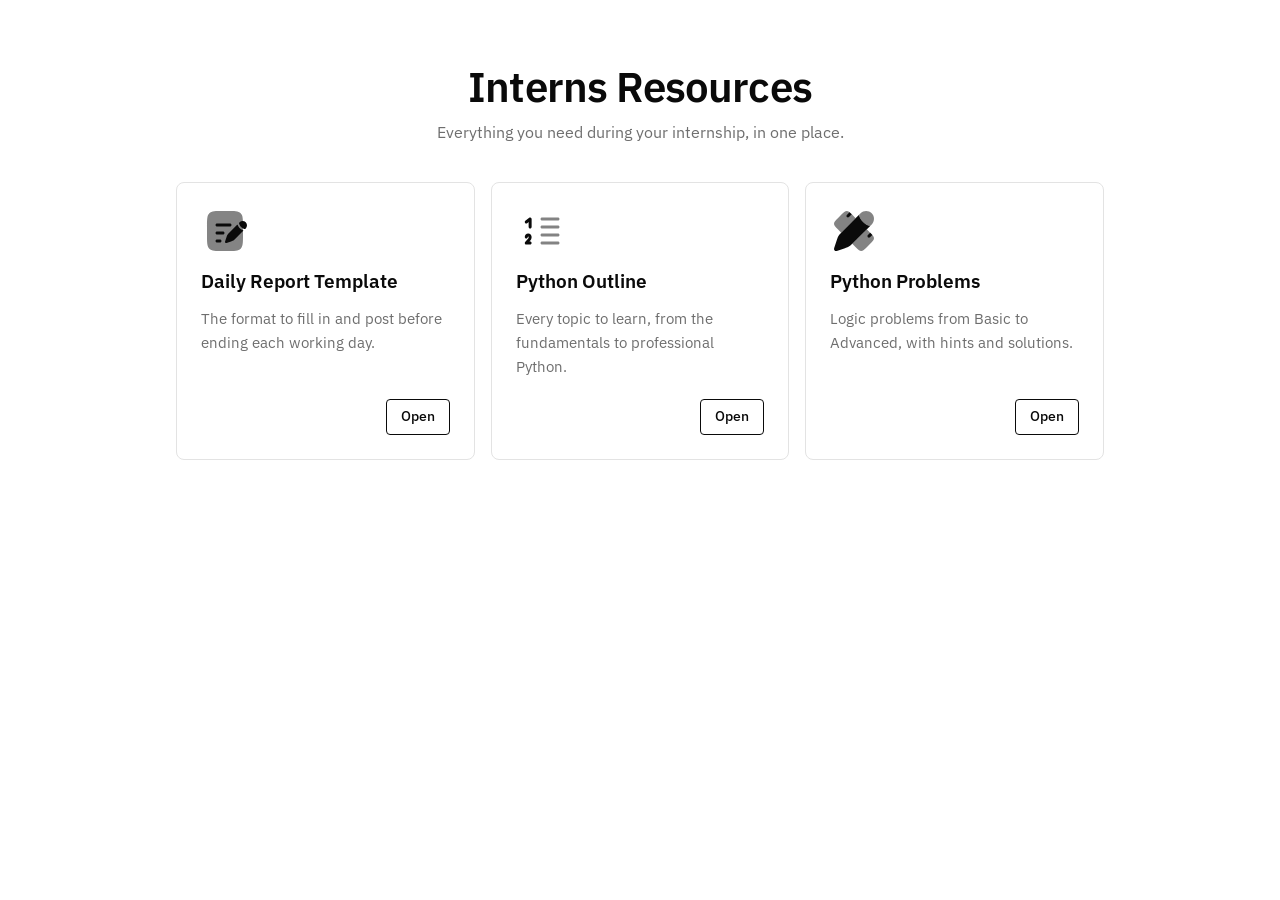
<file: index.html>
<!doctype html><html><head><meta charset=utf8><meta name=viewport content="width=device-width,initial-scale=1,viewport-fit=cover"></head><body class="page-home">
<title>Interns Resources</title>
<meta name="claude:viewport-fit-sides" content="cover">
<link rel="preconnect" href="https://fonts.googleapis.com">
<link rel="stylesheet" href="https://fonts.googleapis.com/css2?family=IBM+Plex+Sans:wght@400;500;600&family=IBM+Plex+Mono:wght@400;500&display=swap">
<link rel="stylesheet" href="style.css">

<header class="wrap masthead">
  <h1>Interns Resources</h1>
  <p class="lede">Everything you need during your internship, in one place.</p>
</header>

<main class="wrap">
  <div class="cards">

    <article class="card">
      <svg class="icon" xmlns="http://www.w3.org/2000/svg" viewBox="0 0 24 24" fill="none" aria-hidden="true">
        <path d="M3 10C3 6.22876 3 4.34315 4.17157 3.17157C5.34315 2 7.22876 2 11 2H13C16.7712 2 18.6569 2 19.8284 3.17157C21 4.34315 21 6.22876 21 10V14C21 17.7712 21 19.6569 19.8284 20.8284C18.6569 22 16.7712 22 13 22H11C7.22876 22 5.34315 22 4.17157 20.8284C3 19.6569 3 17.7712 3 14V10Z" fill="currentColor" opacity="0.5"/>
        <path d="M18.0684 8.87225C18.164 8.77664 18.3296 8.82067 18.374 8.94842C18.5361 9.41554 18.8398 10.0236 19.4082 10.592C19.9766 11.1604 20.5846 11.4641 21.0518 11.6262C21.1795 11.6705 21.2235 11.8362 21.1279 11.9318L17.1699 15.8888C16.8525 16.2062 16.6935 16.3647 16.5186 16.5012C16.3121 16.6622 16.0889 16.8006 15.8525 16.9133C15.6523 17.0087 15.4394 17.08 15.0137 17.2219L12.7676 17.9699C12.558 18.0398 12.3271 17.9855 12.1709 17.8293C12.0147 17.6731 11.9604 17.4422 12.0303 17.2326L12.7783 14.9865C12.9202 14.5608 12.9915 14.3479 13.0869 14.1476C13.1995 13.9113 13.338 13.6881 13.499 13.4816C13.6355 13.3066 13.7939 13.1476 14.1113 12.8303L18.0684 8.87225Z" fill="currentColor"/>
        <path d="M9.5 16.2502C9.91421 16.2502 10.25 16.586 10.25 17.0002C10.25 17.4144 9.91421 17.7502 9.5 17.7502H8C7.58579 17.7502 7.25 17.4144 7.25 17.0002C7.25 16.586 7.58579 16.2502 8 16.2502H9.5Z" fill="currentColor"/>
        <path d="M11 12.2502C11.4142 12.2502 11.75 12.586 11.75 13.0002C11.75 13.4144 11.4142 13.7502 11 13.7502H8C7.58579 13.7502 7.25 13.4144 7.25 13.0002C7.25 12.586 7.58579 12.2502 8 12.2502H11Z" fill="currentColor"/>
        <path d="M19.3076 7.63397C20.1523 6.78933 21.5216 6.78933 22.3662 7.63397C23.2108 8.4786 23.2108 9.84792 22.3662 10.6926L22.2393 10.8195C22.1165 10.9422 21.9452 10.9976 21.7744 10.967C21.6669 10.9477 21.5097 10.9119 21.3223 10.8469C20.9472 10.7167 20.454 10.4718 19.9912 10.009C19.5284 9.54613 19.2834 9.05297 19.1533 8.67791C19.0883 8.49046 19.0525 8.33323 19.0332 8.22576C19.0026 8.05494 19.0579 7.88364 19.1807 7.76092L19.3076 7.63397Z" fill="currentColor"/>
        <path d="M14.5 8.25018C14.9142 8.25018 15.25 8.58596 15.25 9.00018C15.25 9.41439 14.9142 9.75018 14.5 9.75018H8C7.58579 9.75018 7.25 9.41439 7.25 9.00018C7.25 8.58596 7.58579 8.25018 8 8.25018H14.5Z" fill="currentColor"/>
      </svg>
      <h2>Daily Report Template</h2>
      <p>The format to fill in and post before ending each working day.</p>
      <div class="actions">
        <a class="btn" href="templates/report">Open</a>
      </div>
    </article>

    <article class="card">
      <svg class="icon" xmlns="http://www.w3.org/2000/svg" viewBox="0 0 24 24" fill="none" aria-hidden="true">
        <g opacity="0.5">
          <path d="M21 17.25C21.4142 17.25 21.75 17.5858 21.75 18C21.75 18.4142 21.4142 18.75 21 18.75H13C12.5858 18.75 12.25 18.4142 12.25 18C12.25 17.5858 12.5858 17.25 13 17.25H21Z" fill="currentColor"/>
          <path d="M21 13.25C21.4142 13.25 21.75 13.5858 21.75 14C21.75 14.4142 21.4142 14.75 21 14.75H13C12.5858 14.75 12.25 14.4142 12.25 14C12.25 13.5858 12.5858 13.25 13 13.25H21Z" fill="currentColor"/>
          <path d="M21 9.25C21.4142 9.25 21.75 9.58579 21.75 10C21.75 10.4142 21.4142 10.75 21 10.75H13C12.5858 10.75 12.25 10.4142 12.25 10C12.25 9.58579 12.5858 9.25 13 9.25H21Z" fill="currentColor"/>
          <path d="M21 5.25C21.4142 5.25 21.75 5.58579 21.75 6C21.75 6.41421 21.4142 6.75 21 6.75H13C12.5858 6.75 12.25 6.41421 12.25 6C12.25 5.58579 12.5858 5.25 13 5.25H21Z" fill="currentColor"/>
        </g>
        <path d="M6.09873 13.25C7.10731 13.2502 7.81149 14.1235 7.81162 15.0547C7.81162 15.4509 7.73731 15.7784 7.58701 16.0928C7.45233 16.3745 7.25959 16.6345 7.08799 16.8721C7.07578 16.889 7.06249 16.9051 7.04893 16.9209L6.7667 17.25H7.06162C7.47581 17.25 7.81158 17.5858 7.81162 18C7.81162 18.4142 7.47584 18.75 7.06162 18.75H5.13486C4.84201 18.75 4.57558 18.5796 4.45322 18.3135C4.33097 18.0474 4.3749 17.734 4.56553 17.5117L5.88975 15.9678C6.07768 15.7074 6.17202 15.574 6.2335 15.4453C6.28127 15.3453 6.31162 15.241 6.31162 15.0547C6.31156 14.9492 6.27275 14.866 6.22568 14.8145C6.17988 14.7645 6.13432 14.7501 6.09873 14.75C6.06304 14.7501 6.01677 14.7642 5.9708 14.8145C5.92375 14.866 5.88493 14.9492 5.88486 15.0547C5.88486 15.4689 5.54908 15.8047 5.13486 15.8047C4.72071 15.8046 4.38486 15.4689 4.38486 15.0547C4.385 14.1234 5.09005 13.2501 6.09873 13.25Z" fill="currentColor"/>
        <path d="M6.59873 5.41018C6.82435 5.23299 7.13167 5.20001 7.38975 5.32522C7.64791 5.45074 7.81257 5.71297 7.8126 6.00003V10C7.8126 10.4141 7.47661 10.7498 7.0626 10.75C6.64845 10.75 6.3126 10.4142 6.3126 10V7.54202L5.59775 8.10354C5.272 8.35911 4.80078 8.30225 4.54502 7.97659C4.28945 7.65086 4.34635 7.17963 4.67197 6.92386L6.59873 5.41018Z" fill="currentColor"/>
      </svg>
      <h2>Python Outline</h2>
      <p>Every topic to learn, from the fundamentals to professional Python.</p>
      <div class="actions">
        <a class="btn" href="outline/">Open</a>
      </div>
    </article>

    <article class="card">
      <svg class="icon" xmlns="http://www.w3.org/2000/svg" viewBox="0 0 24 24" fill="none" aria-hidden="true">
        <g opacity="0.5">
          <path d="M19.9551 12.7237C21.3183 14.0869 22 14.7691 22 15.6162C21.9997 16.4632 21.3184 17.1455 19.9551 18.5088L18.5088 19.9551C17.1455 21.3184 16.4632 21.9998 15.6162 22C14.7691 22 14.0869 21.3184 12.7236 19.9551L11.1641 18.3955C11.2372 18.3226 11.3159 18.2447 11.4004 18.1602L18.3955 11.1641L19.9551 12.7237Z" fill="currentColor"/>
          <path d="M8.38379 2.00002C9.23091 2.00002 9.9131 2.68168 11.2764 4.04494L12.835 5.60354L5.83887 12.5987C5.75439 12.6831 5.67641 12.7619 5.60352 12.835L4.04492 11.2764C2.68165 9.91312 2 9.23094 2 8.38381C2.00025 7.53681 2.6816 6.85456 4.04492 5.49123L5.49121 4.04494C6.85454 2.68162 7.53679 2.00028 8.38379 2.00002Z" fill="currentColor"/>
          <path d="M15.2871 3.15139C16.8227 1.61581 19.3129 1.61594 20.8486 3.15139C22.3843 4.68708 22.3843 7.17721 20.8486 8.71291L19.9619 9.60061C19.9254 9.58852 19.8881 9.57552 19.8506 9.56252C18.9135 9.2374 17.6852 8.62371 16.5312 7.46975C15.3773 6.31578 14.7636 5.08754 14.4385 4.15041C14.4254 4.11282 14.4125 4.07569 14.4004 4.03909L15.2871 3.15139Z" fill="currentColor"/>
        </g>
        <path d="M14.4383 4.1499C14.7634 5.08701 15.3771 6.31532 16.531 7.46924C17.685 8.62316 18.9133 9.23689 19.8504 9.56201C19.8875 9.57489 19.9245 9.58714 19.9607 9.59912L11.4002 18.1597C10.823 18.7368 10.5338 19.0258 10.2156 19.2739C9.84035 19.5666 9.43424 19.8172 9.00466 20.022C8.6404 20.1956 8.2535 20.3254 7.47927 20.5835L3.39528 21.9438C3.01428 22.0708 2.5943 21.972 2.31032 21.688C2.02636 21.404 1.92753 20.984 2.05446 20.603L3.41579 16.519C3.6738 15.745 3.80276 15.3579 3.97634 14.9937C4.18107 14.5641 4.43174 14.158 4.72438 13.7827C4.97255 13.4645 5.26155 13.1752 5.83864 12.5981L14.4002 4.03857C14.4123 4.07514 14.4252 4.11235 14.4383 4.1499Z" fill="currentColor"/>
        <path d="M20.1082 12.8774C20.5239 13.2935 20.8715 13.644 21.1502 13.9565L19.9998 15.1069C19.7069 15.3997 19.2321 15.3997 18.9392 15.1069C18.6464 14.8141 18.6464 14.3393 18.9392 14.0464L20.1082 12.8774Z" fill="currentColor"/>
        <path d="M9.7654 2.61279C10.0842 2.87146 10.4393 3.21184 10.865 3.63428L9.49977 4.99951C9.20688 5.2924 8.73212 5.2924 8.43923 4.99951C8.14651 4.7066 8.14639 4.2318 8.43923 3.93896L9.7654 2.61279Z" fill="currentColor"/>
      </svg>
      <h2>Python Problems</h2>
      <p>Logic problems from Basic to Advanced, with hints and solutions.</p>
      <div class="actions">
        <a class="btn" href="problems/main">Open</a>
      </div>
    </article>

  </div>
</main>

</body></html>
</file>
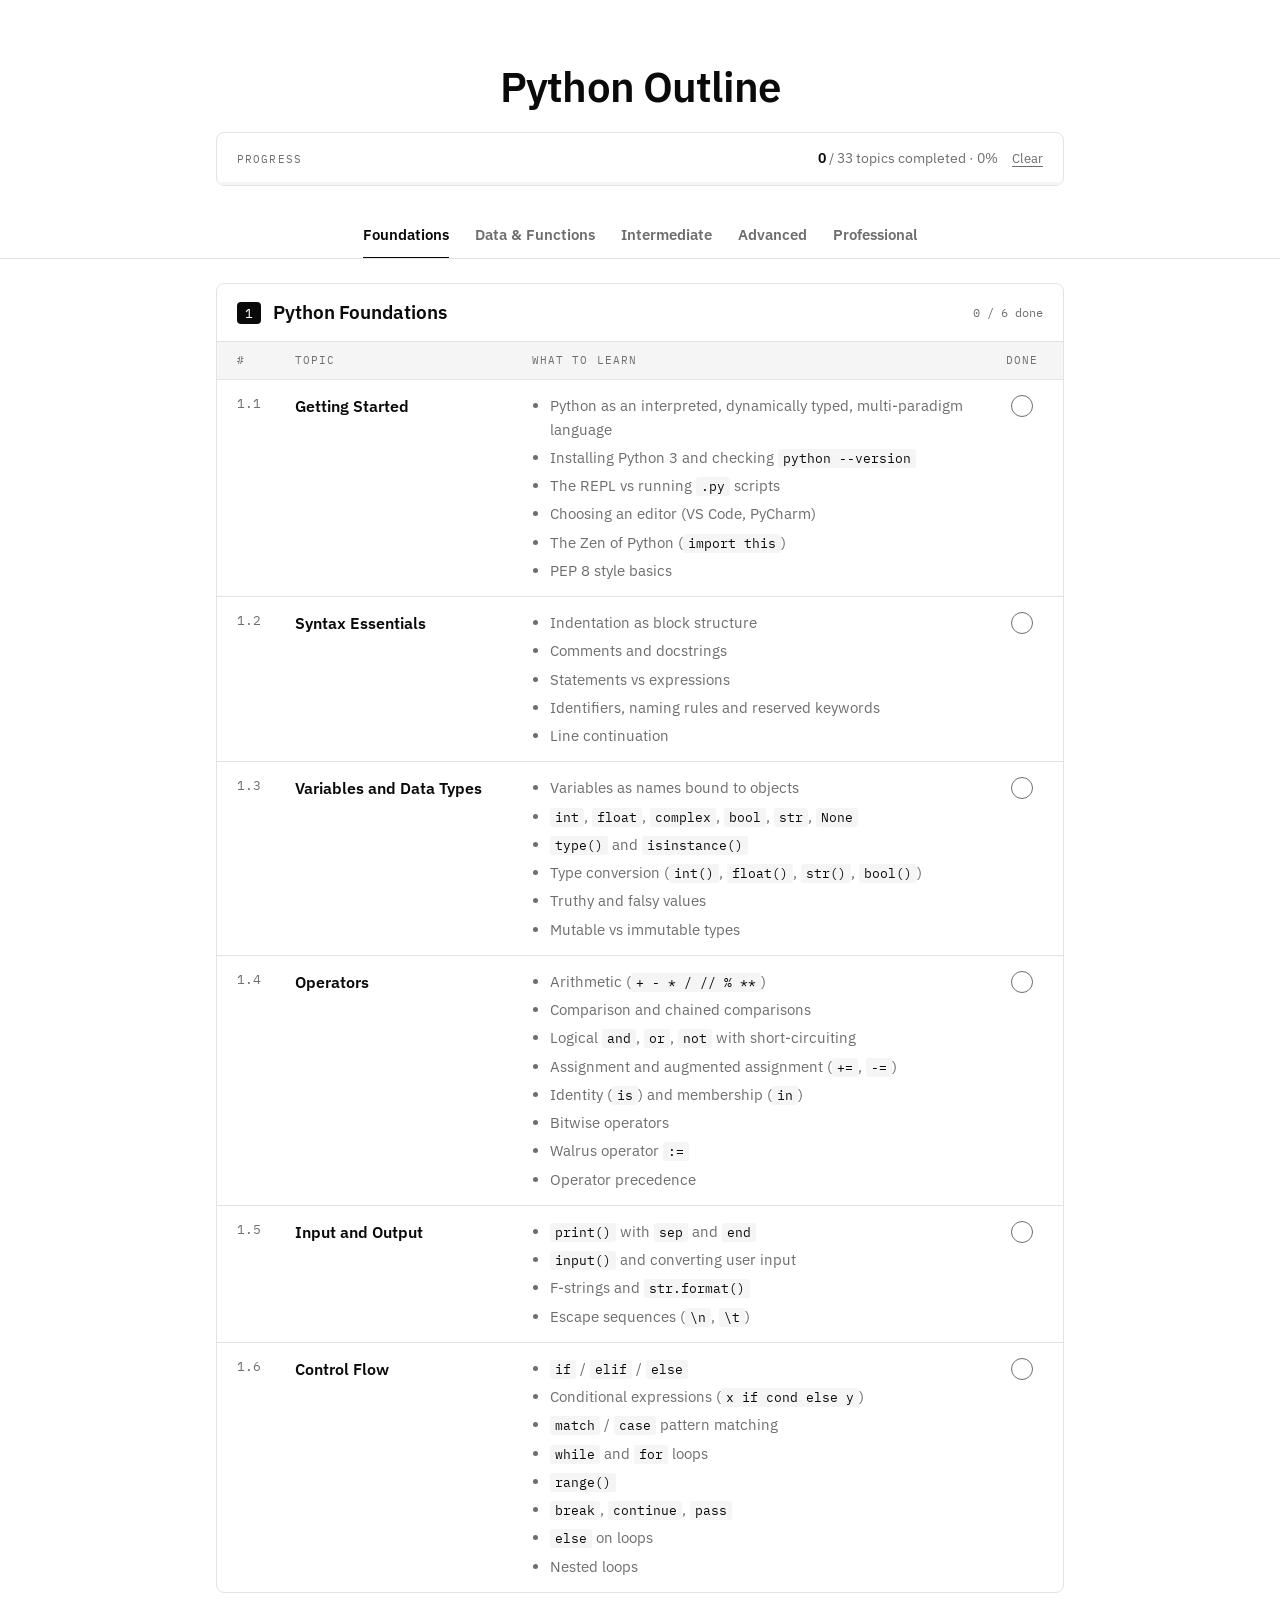
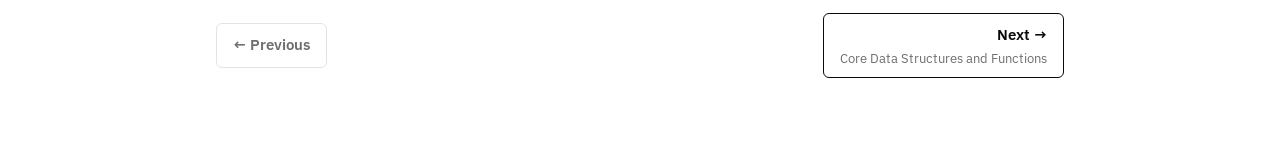
<file: outline/index.html>
<!doctype html><html><head><meta charset=utf8><meta name=viewport content="width=device-width,initial-scale=1,viewport-fit=cover"></head><body class="page-outline">
<title>Python Outline</title>
<meta name="claude:viewport-fit-sides" content="cover">
<link rel="preconnect" href="https://fonts.googleapis.com">
<link rel="stylesheet" href="https://fonts.googleapis.com/css2?family=IBM+Plex+Sans:wght@400;500;600&family=IBM+Plex+Mono:wght@400;500&display=swap">
<link rel="stylesheet" href="../style.css">

<header class="wrap masthead">
  <h1>Python Outline</h1>
  <section class="progress" aria-label="Your progress">
    <div class="progress-top">
      <span class="progress-title">Progress</span>
      <span class="progress-count"><strong id="doneCount">0</strong> / <span id="totalCount">0</span> topics completed &middot; <span id="donePct">0%</span><button class="linkbtn" id="resetBtn" type="button">Clear</button></span>
    </div>
    <div class="progress-bar" aria-hidden="true"><i id="bar"></i></div>
  </section>
</header>

<nav class="tabbar" aria-label="Sections">
  <div class="wrap tabs" role="tablist" id="tabs"></div>
</nav>

<main class="wrap">
  <article class="card" id="card"></article>
  <nav class="pager" id="pager" aria-label="Section navigation"></nav>
</main>

<script src="app.js"></script>

</body></html>
</file>
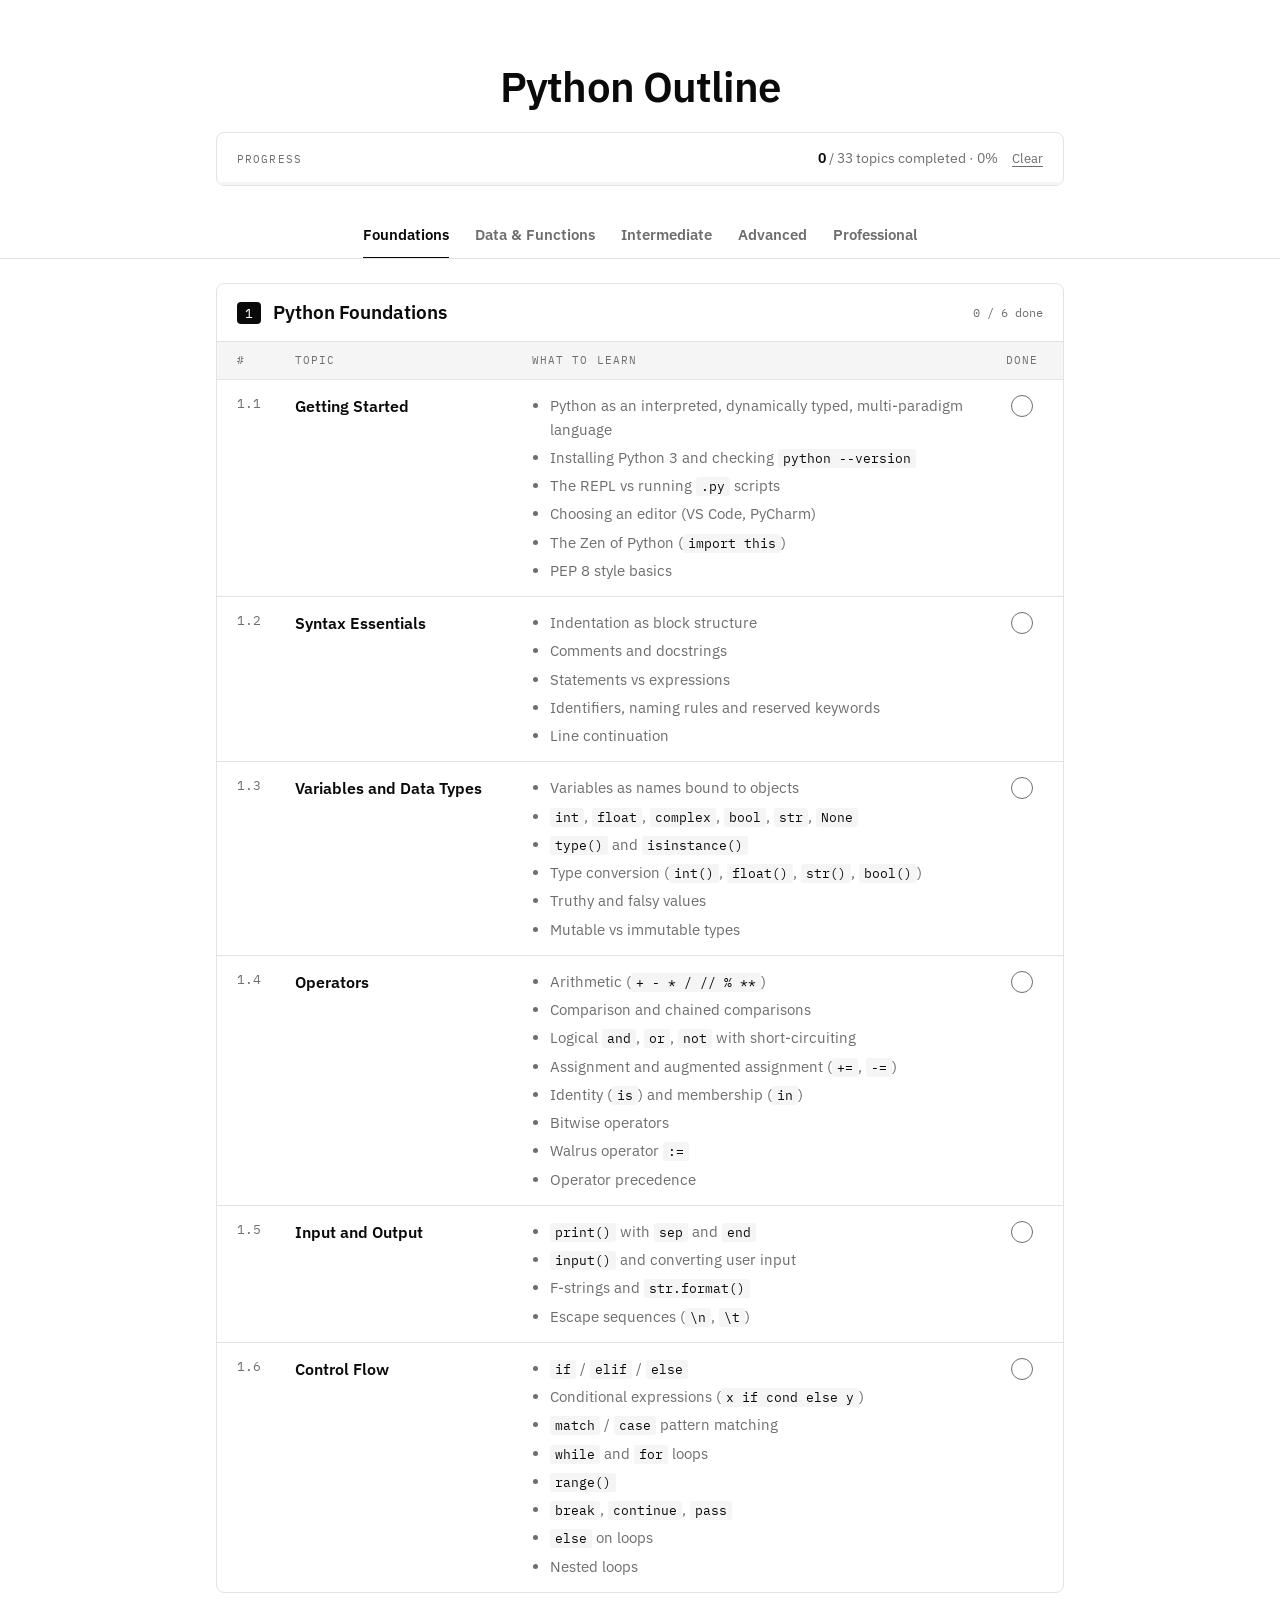
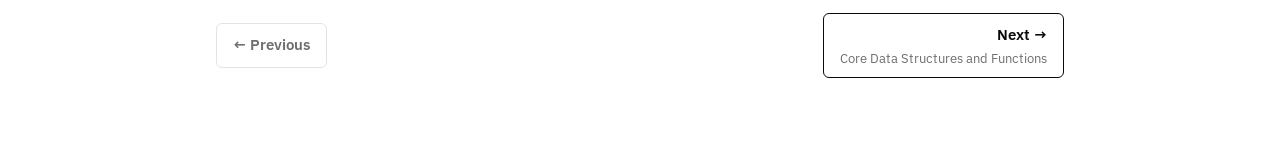
<file: python-outline/index.html>
<!doctype html><html><head><meta charset=utf8><meta name=viewport content="width=device-width,initial-scale=1,viewport-fit=cover"><style>:root{color-scheme:light;box-sizing:border-box;padding-top:env(safe-area-inset-top,0px);padding-bottom:env(safe-area-inset-bottom,0px)}html{scroll-padding-top:env(safe-area-inset-top,0px)}body{margin:0;padding:0;font:14px -apple-system,BlinkMacSystemFont,sans-serif;background:#fff;color:#000}img{max-width:100%}[hidden]:not([hidden=until-found i]){display:none!important}</style></head><body><script>if('scrollRestoration' in history)history.scrollRestoration='manual';</script>
<title>Python Outline</title>
<meta name="claude:viewport-fit-sides" content="cover">
<link rel="preconnect" href="https://fonts.googleapis.com">
<link rel="stylesheet" href="https://fonts.googleapis.com/css2?family=IBM+Plex+Sans:wght@400;500;600&family=IBM+Plex+Mono:wght@400;500&display=swap">
<style>
/* Layout: same system as Python Problems: centred header, progress card, sticky section tabs,
   one section at a time shown as an outlined table, Previous / Next at the bottom corners. */
:root {
  --bg: #ffffff;
  --ink: #0a0a0a;
  --muted: #6e6e6e;
  --line: #e3e3e3;
  --soft: #f5f5f5;
  --solved: #1f9d55;
  --font-body: "IBM Plex Sans", "Segoe UI", system-ui, sans-serif;
  --font-mono: "IBM Plex Mono", ui-monospace, "SFMono-Regular", Consolas, monospace;
}
@media (prefers-color-scheme: dark) {
  :root:not([data-theme="light"]) {
    --bg: #0a0a0a; --ink: #f2f2f2; --muted: #8c8c8c; --line: #262626; --soft: #141414;
    color-scheme: dark;
  }
}
:root[data-theme="dark"] {
  --bg: #0a0a0a; --ink: #f2f2f2; --muted: #8c8c8c; --line: #262626; --soft: #141414;
  color-scheme: dark;
}

* { box-sizing: border-box; }
body { background: var(--bg); color: var(--ink); font-family: var(--font-body); font-size: 16px; line-height: 1.6; }
body::before { content: ""; position: fixed; inset: 0 0 auto; height: env(safe-area-inset-top, 0px); z-index: 10; background: var(--bg); }
.wrap {
  max-width: 880px; margin: 0 auto;
  padding-left: max(16px, env(safe-area-inset-left, 0px));
  padding-right: max(16px, env(safe-area-inset-right, 0px));
}

/* Header */
.masthead { padding-block: 64px 24px; display: grid; gap: 22px; justify-items: center; text-align: center; }
h1 { font-weight: 600; font-size: clamp(30px, 5.5vw, 42px); line-height: 1.1; letter-spacing: -.02em; margin: 0; }

/* Progress card */
.progress { width: 100%; border: 1px solid var(--line); border-radius: 8px; overflow: hidden; text-align: left; }
.progress-top { display: flex; justify-content: space-between; align-items: baseline; gap: 12px; flex-wrap: wrap; padding: 14px 20px 12px; }
.progress-title { font-family: var(--font-mono); font-size: 11px; letter-spacing: .1em; text-transform: uppercase; color: var(--muted); }
.progress-count { font-size: 14px; color: var(--muted); font-variant-numeric: tabular-nums; }
.progress-count strong { color: var(--ink); font-weight: 600; }
.progress-bar { height: 3px; background: var(--soft); }
.progress-bar i { display: block; height: 100%; width: 0; background: var(--solved); transition: width .3s ease; }
.linkbtn { background: none; border: 0; padding: 0; margin-left: 14px; color: var(--muted); font: inherit; font-size: 13px; cursor: pointer; text-decoration: underline; text-underline-offset: 3px; }
.linkbtn:hover, .linkbtn.armed { color: var(--ink); }
.linkbtn:focus-visible { outline: 2px solid var(--ink); outline-offset: 2px; }

/* Section tabs */
.tabbar { position: sticky; top: env(safe-area-inset-top, 0px); z-index: 5; background: var(--bg); border-bottom: 1px solid var(--line); }
.tabs { display: flex; justify-content: safe center; gap: 26px; overflow-x: auto; scrollbar-width: none; }
.tabs::-webkit-scrollbar { display: none; }
.tab {
  flex: none; background: none; border: 0; border-bottom: 2px solid transparent; margin-bottom: -1px;
  padding: 13px 0 11px; color: var(--muted); font: inherit; font-size: 14.5px; font-weight: 600; cursor: pointer; white-space: nowrap;
}
.tab:hover { color: var(--ink); }
.tab[aria-selected="true"] { color: var(--ink); border-bottom-color: var(--ink); }
.tab:focus-visible { outline: 2px solid var(--ink); outline-offset: 2px; }

/* Section table */
main { padding-block: 24px 0; }
.card { border: 1px solid var(--line); border-radius: 8px; overflow: hidden; scroll-margin-top: 70px; }
.card-head { display: flex; align-items: center; gap: 12px; flex-wrap: wrap; padding: 16px 20px; border-bottom: 1px solid var(--line); }
.pid { font-family: var(--font-mono); font-size: 12.5px; color: var(--bg); background: var(--ink); border-radius: 4px; padding: 1px 7px; min-width: 1.9em; text-align: center; flex: none; }
.card-head h2 { margin: 0; font-size: 19px; font-weight: 600; line-height: 1.3; flex: 1 1 200px; min-width: 0; }
.sec-count { font-family: var(--font-mono); font-size: 12px; color: var(--muted); font-variant-numeric: tabular-nums; flex: none; }

table { width: 100%; border-collapse: collapse; table-layout: fixed; }
thead th {
  text-align: left; font-family: var(--font-mono); font-size: 11px; font-weight: 400; letter-spacing: .1em;
  text-transform: uppercase; color: var(--muted); padding: 10px 14px; background: var(--soft); border-bottom: 1px solid var(--line);
}
col.c-id { width: 64px; } col.c-topic { width: 28%; } col.c-done { width: 76px; }
tbody td { padding: 14px; vertical-align: top; border-bottom: 1px solid var(--line); }
tbody tr:last-child td { border-bottom: 0; }
td.t-id { font-family: var(--font-mono); font-size: 13px; color: var(--muted); font-variant-numeric: tabular-nums; padding-left: 20px; }
thead th:first-child { padding-left: 20px; }
td.t-topic { font-weight: 600; font-size: 15.5px; }
td.t-learn { color: var(--muted); font-size: 15px; line-height: 1.55; }
ul.learn { margin: 0; padding-left: 18px; display: grid; gap: 5px; }
ul.learn li::marker { color: var(--muted); }
th.h-done, td.t-done { text-align: center; padding-right: 20px; }
tr.done td.t-topic { color: var(--muted); text-decoration: line-through; text-decoration-thickness: 1px; }
tr.done { background: color-mix(in srgb, var(--solved) 5%, transparent); }
code { font-family: var(--font-mono); font-size: .86em; background: var(--soft); color: var(--ink); padding: 1px 5px; border-radius: 3px; overflow-wrap: anywhere; }

/* Custom check: green circle with a white tick, like the Python Problems progress */
.check { position: relative; display: inline-grid; place-items: center; width: 24px; height: 24px; cursor: pointer; }
.check input { position: absolute; inset: 0; margin: 0; opacity: 0; cursor: pointer; }
.check span {
  width: 22px; height: 22px; border-radius: 50%; border: 1.5px solid var(--muted);
  display: grid; place-items: center; transition: background .15s ease, border-color .15s ease;
}
.check span svg { width: 14px; height: 14px; opacity: 0; }
.check:hover span { border-color: var(--ink); }
.check input:checked + span { background: var(--solved); border-color: var(--solved); }
.check input:checked + span svg { opacity: 1; }
.check input:focus-visible + span { outline: 2px solid var(--ink); outline-offset: 2px; }

/* Pager */
.pager { display: flex; justify-content: space-between; align-items: center; gap: 12px; padding-block: 20px 64px; }
.pg { display: grid; gap: 2px; min-width: 0; max-width: 46%; font: inherit; color: var(--ink); background: var(--bg); border: 1px solid var(--ink); border-radius: 6px; padding: 9px 16px; cursor: pointer; }
.pg-prev { text-align: left; justify-items: start; }
.pg-next { text-align: right; justify-items: end; margin-left: auto; }
.pg:hover:not(:disabled) { background: var(--ink); color: var(--bg); }
.pg:hover:not(:disabled) .pg-sub { color: inherit; opacity: .75; }
.pg:focus-visible { outline: 2px solid var(--ink); outline-offset: 2px; }
.pg:disabled { border-color: var(--line); color: var(--muted); cursor: default; }
.pg-dir { font-weight: 600; font-size: 14.5px; }
.pg-sub { font-size: 12.5px; color: var(--muted); white-space: nowrap; overflow: hidden; text-overflow: ellipsis; max-width: 100%; }

/* Phone: each table row becomes a stacked block */
@media (max-width: 640px) {
  .masthead { padding-block: 44px 20px; }
  .tabs { justify-content: flex-start; gap: 20px; }
  .card-head { padding-left: 14px; padding-right: 14px; }
  thead { display: none; }
  table, tbody, tr, td { display: block; width: auto; }
  tbody tr { display: grid; grid-template-columns: 2.8em minmax(0, 1fr) auto; column-gap: 8px; padding: 14px; border-bottom: 1px solid var(--line); }
  tbody tr:last-child { border-bottom: 0; }
  tbody td { padding: 0; border: 0; }
  td.t-id { grid-column: 1; grid-row: 1; padding: 2px 0 0; }
  td.t-topic { grid-column: 2; grid-row: 1; }
  td.t-done { grid-column: 3; grid-row: 1; padding: 0; }
  td.t-learn { grid-column: 2 / 4; grid-row: 2; padding-top: 4px; }
  .pg-sub { display: none; }
  .pg { padding: 8px 12px; }
}
@media (prefers-reduced-motion: reduce) { * { transition: none !important; } }
</style>

<header class="wrap masthead">
  <h1>Python Outline</h1>
  <section class="progress" aria-label="Your progress">
    <div class="progress-top">
      <span class="progress-title">Progress</span>
      <span class="progress-count"><strong id="doneCount">0</strong> / <span id="totalCount">0</span> topics completed &middot; <span id="donePct">0%</span><button class="linkbtn" id="resetBtn" type="button">Clear</button></span>
    </div>
    <div class="progress-bar" aria-hidden="true"><i id="bar"></i></div>
  </section>
</header>

<nav class="tabbar" aria-label="Sections">
  <div class="wrap tabs" role="tablist" id="tabs"></div>
</nav>

<main class="wrap">
  <article class="card" id="card"></article>
  <nav class="pager" id="pager" aria-label="Section navigation"></nav>
</main>

<script>
const SECTIONS = [{"title": "Python Foundations", "short": "Foundations", "topics": [["1.1", "Getting Started", "Python as an interpreted, dynamically typed, multi-paradigm language; installing Python 3 and checking `python --version`; the REPL vs running `.py` scripts; choosing an editor (VS Code, PyCharm); the Zen of Python (`import this`); PEP 8 style basics"], ["1.2", "Syntax Essentials", "Indentation as block structure; comments and docstrings; statements vs expressions; identifiers, naming rules and reserved keywords; line continuation"], ["1.3", "Variables and Data Types", "Variables as names bound to objects; `int`, `float`, `complex`, `bool`, `str`, `None`; `type()` and `isinstance()`; type conversion (`int()`, `float()`, `str()`, `bool()`); truthy and falsy values; mutable vs immutable types"], ["1.4", "Operators", "Arithmetic (`+ - * / // % **`); comparison and chained comparisons; logical `and`, `or`, `not` with short-circuiting; assignment and augmented assignment (`+=`, `-=`); identity (`is`) and membership (`in`); bitwise operators; walrus operator `:=`; operator precedence"], ["1.5", "Input and Output", "`print()` with `sep` and `end`; `input()` and converting user input; f-strings and `str.format()`; escape sequences (`\\n`, `\\t`)"], ["1.6", "Control Flow", "`if` / `elif` / `else`; conditional expressions (`x if cond else y`); `match` / `case` pattern matching; `while` and `for` loops; `range()`; `break`, `continue`, `pass`; `else` on loops; nested loops"]]}, {"title": "Core Data Structures and Functions", "short": "Data & Functions", "topics": [["2.1", "Strings in Depth", "Indexing, negative indexes and slicing (`s[start:stop:step]`); string immutability; methods: `split`, `join`, `strip`, `replace`, `find`, `count`, `upper`, `lower`, `startswith`, `endswith`; multiline and raw strings; Unicode, `encode()` / `decode()` and UTF-8"], ["2.2", "Lists", "Creating, indexing and slicing; methods: `append`, `extend`, `insert`, `remove`, `pop`, `index`, `count`, `sort`, `reverse`; `list.sort()` vs `sorted()`; nested lists; assignment vs shallow copy; lists as stacks"], ["2.3", "Tuples", "Creating tuples, including `(x,)`; immutability and when to prefer tuples; packing, unpacking and extended unpacking (`first, *rest = items`); swapping values; `collections.namedtuple`"], ["2.4", "Dictionaries", "Key-value pairs and hashable keys; `get()` and `setdefault()`; `keys()`, `values()`, `items()`; adding, updating and deleting (`update()`, `pop()`, `del`); preserved insertion order; dict merge and update operators (3.9+); nested dictionaries"], ["2.5", "Sets", "Unique, unordered collections; fast membership tests; union, intersection, difference, symmetric difference; `add`, `remove`, `discard`; `frozenset`"], ["2.6", "Built-in Iteration Helpers", "`len`, `range`, `enumerate`, `zip`, `reversed`; `sorted()` with `key=` and `reverse=`; `min`, `max`, `sum`, `any`, `all`"], ["2.7", "Functions", "`def` and `return` (including multiple return values); parameters vs arguments; positional, keyword and default arguments; the mutable default argument pitfall; `*args` and `**kwargs`; positional-only (`/`) and keyword-only (`*`) parameters; docstrings and basic type hints; `lambda`; functions as first-class objects; recursion and the recursion limit"], ["2.8", "Scope", "The LEGB rule (Local, Enclosing, Global, Built-in); `global` and `nonlocal`"], ["2.9", "Modules and Packages", "`import`, `from ... import`, `as` aliases; writing your own modules; `if __name__ == \"__main__\":`; packages and `__init__.py`; how Python finds modules (`sys.path`); installing packages with `pip`"]]}, {"title": "Intermediate Python", "short": "Intermediate", "topics": [["3.1", "Comprehensions", "List, dict and set comprehensions; conditions and nested comprehensions; generator expressions; when a plain loop is clearer"], ["3.2", "Exception Handling", "`try` / `except` / `else` / `finally`; catching specific exceptions; the exception hierarchy; `raise` and re-raising; custom exception classes; chaining with `raise ... from`; `ExceptionGroup` and `except*`; `assert`"], ["3.3", "File Handling", "`open()` and file modes; the `with` statement; reading and writing text and binary files; encodings; `pathlib`; `os` and `shutil`; CSV with `csv`; JSON with `json`"], ["3.4", "OOP Fundamentals", "Classes and objects; `__init__` and `self`; instance vs class attributes; instance, class (`@classmethod`) and static (`@staticmethod`) methods; encapsulation with `_` and `__` (name mangling); `@property` getters and setters"], ["3.5", "Inheritance and Polymorphism", "Inheritance and method overriding; `super()`; multiple inheritance and the MRO; polymorphism and duck typing; composition vs inheritance; abstract base classes (`abc`)"], ["3.6", "Dataclasses and Enums", "`@dataclass` (defaults, `field()`, `frozen`, `order`); `enum.Enum`, `IntEnum` and `auto()`"], ["3.7", "Special (Dunder) Methods", "`__str__` and `__repr__`; comparisons (`__eq__`, `__lt__`) and `functools.total_ordering`; `__hash__`; container methods (`__len__`, `__getitem__`, `__contains__`, `__iter__`); operator overloading (`__add__` and friends); `__bool__`; `__call__`"], ["3.8", "Iterators and Generators", "Iterables vs iterators; the iterator protocol (`__iter__`, `__next__`, `StopIteration`); generator functions and `yield`; `yield from`; lazy evaluation"], ["3.9", "Functional Programming", "First-class and higher-order functions; closures; `map`, `filter`, `functools.reduce`; `functools.partial`; pure functions and avoiding side effects"]]}, {"title": "Advanced Python", "short": "Advanced", "topics": [["4.1", "Decorators", "Closures recap; writing function decorators; `functools.wraps`; decorators with arguments; stacking decorators; class decorators; practical uses: timing, caching, logging, retry"], ["4.2", "Context Managers", "The protocol (`__enter__`, `__exit__`); class-based context managers; `contextlib.contextmanager`; `contextlib.suppress` and `ExitStack`; handling exceptions inside `__exit__`"], ["4.3", "Attribute Access and Descriptors", "`__getattr__`, `__getattribute__`, `__setattr__`, `__delattr__`; the descriptor protocol (`__get__`, `__set__`, `__set_name__`); how `property` and methods work under the hood; `__slots__`"], ["4.4", "Asynchronous Programming", "`async` / `await` and coroutines; the event loop; tasks, `asyncio.gather` and `asyncio.TaskGroup`; timeouts and cancellation; async iterators, generators and context managers; async HTTP with `httpx` or `aiohttp`"]]}, {"title": "Professional Python", "short": "Professional", "topics": [["5.1", "Environments and Dependencies", "Virtual environments (`venv`); `pip` and `requirements.txt`; `pyproject.toml`; modern tools such as uv and Poetry; `pipx` for command-line tools; managing Python versions (pyenv or uv)"], ["5.2", "Testing", "`unittest` basics; `pytest` (fixtures, `parametrize`, markers); mocking with `unittest.mock`; coverage with `coverage.py`; test-driven development; `doctest`"], ["5.3", "Debugging and Logging", "Reading tracebacks; `breakpoint()` and `pdb`; IDE debuggers; `logging` levels, handlers, formatters and configuration"], ["5.4", "Design Patterns", "Pythonic factory, strategy, observer, adapter and singleton (via modules); dependency injection"], ["5.5", "Version Control and Deployment", "Git and GitHub workflow; branches and pull requests; continuous integration with GitHub Actions; Docker basics"]]}];

/* ---- per-browser storage (ticks are kept only in this browser) ---- */
const KEY = "python-outline-done-v1";
const SECTION_KEY = "python-outline-section-v1";
function loadDone() {
  try { return new Set(JSON.parse(localStorage.getItem(KEY) || "[]")); } catch (e) { return new Set(); }
}
function saveDone() {
  try { localStorage.setItem(KEY, JSON.stringify([...done])); } catch (e) {}
}
let done = loadDone();
let current = 0;
try {
  const fromHash = (location.hash || "").replace("#", "");
  const n = /^s[1-9]$/.test(fromHash) ? Number(fromHash.slice(1)) - 1 : Number(localStorage.getItem(SECTION_KEY));
  if (n >= 0 && n < SECTIONS.length) current = n;
} catch (e) {}

const TOTAL = SECTIONS.reduce((n, s) => n + s.topics.length, 0);
const TICK = '<svg viewBox="0 0 24 24" fill="none" stroke="white" stroke-width="3" stroke-linecap="round" stroke-linejoin="round" aria-hidden="true"><path d="M6 12.5l4 4L18 8.5"/></svg>';

function esc(s) { return s.replace(/&/g, "&amp;").replace(/</g, "&lt;").replace(/>/g, "&gt;"); }
function withCode(s) { return esc(s).replace(/`([^`]*)`/g, "<code>$1</code>"); }
/* "a; b; c" becomes a bullet list, each point starting with a capital letter */
function learnList(s) {
  const items = s.split(/;\s*/).map(x => x.trim()).filter(Boolean)
    .map(x => /^[a-z]/.test(x) ? x[0].toUpperCase() + x.slice(1) : x);
  return `<ul class="learn">${items.map(x => `<li>${withCode(x)}</li>`).join("")}</ul>`;
}

function renderProgress() {
  const n = SECTIONS.reduce((c, s) => c + s.topics.filter(t => done.has(t[0])).length, 0);
  document.getElementById("doneCount").textContent = n;
  document.getElementById("totalCount").textContent = TOTAL;
  document.getElementById("donePct").textContent = Math.round(n / TOTAL * 100) + "%";
  document.getElementById("bar").style.width = (n / TOTAL * 100) + "%";
}

function renderTabs() {
  const el = document.getElementById("tabs");
  el.innerHTML = "";
  SECTIONS.forEach((s, i) => {
    const b = document.createElement("button");
    b.type = "button";
    b.className = "tab";
    b.setAttribute("role", "tab");
    b.setAttribute("aria-selected", i === current ? "true" : "false");
    b.textContent = s.short;
    b.addEventListener("click", () => show(i, true));
    el.appendChild(b);
    if (i === current) requestAnimationFrame(() => b.scrollIntoView({ block: "nearest", inline: "nearest" }));
  });
}

function renderCard() {
  const s = SECTIONS[current];
  const count = s.topics.filter(t => done.has(t[0])).length;
  const card = document.getElementById("card");
  card.innerHTML = `
    <div class="card-head">
      <span class="pid">${current + 1}</span>
      <h2>${esc(s.title)}</h2>
      <span class="sec-count" id="secCount">${count} / ${s.topics.length} done</span>
    </div>
    <table>
      <colgroup><col class="c-id"><col class="c-topic"><col class="c-learn"><col class="c-done"></colgroup>
      <thead><tr><th scope="col">#</th><th scope="col">Topic</th><th scope="col">What to learn</th><th scope="col" class="h-done">Done</th></tr></thead>
      <tbody>
        ${s.topics.map(([id, name, learn]) => `
        <tr class="${done.has(id) ? "done" : ""}" data-id="${id}">
          <td class="t-id">${id}</td>
          <td class="t-topic">${esc(name)}</td>
          <td class="t-learn">${learnList(learn)}</td>
          <td class="t-done"><label class="check" title="Mark ${esc(name)} as completed">
            <input type="checkbox" id="chk-${id.replace(".", "-")}" ${done.has(id) ? "checked" : ""} aria-label="${esc(name)} completed">
            <span>${TICK}</span></label></td>
        </tr>`).join("")}
      </tbody>
    </table>`;
  card.querySelectorAll("tbody tr").forEach(tr => {
    const id = tr.dataset.id;
    tr.querySelector("input").addEventListener("change", e => {
      if (e.target.checked) done.add(id); else done.delete(id);
      saveDone();
      tr.classList.toggle("done", e.target.checked);
      const c = s.topics.filter(t => done.has(t[0])).length;
      document.getElementById("secCount").textContent = `${c} / ${s.topics.length} done`;
      renderProgress();
    });
  });
}

function renderPager() {
  const prev = SECTIONS[current - 1], next = SECTIONS[current + 1];
  const pager = document.getElementById("pager");
  pager.innerHTML = `
    <button class="pg pg-prev" type="button" ${prev ? "" : "disabled"}>
      <span class="pg-dir">← Previous</span><span class="pg-sub">${prev ? esc(prev.title) : ""}</span>
    </button>
    <button class="pg pg-next" type="button" ${next ? "" : "disabled"}>
      <span class="pg-dir">Next →</span><span class="pg-sub">${next ? esc(next.title) : ""}</span>
    </button>`;
  pager.querySelector(".pg-prev").addEventListener("click", () => show(current - 1, true));
  pager.querySelector(".pg-next").addEventListener("click", () => show(current + 1, true));
}

function show(i, scroll) {
  if (i < 0 || i >= SECTIONS.length) return;
  current = i;
  try { localStorage.setItem(SECTION_KEY, String(i)); } catch (e) {}
  try { history.replaceState(null, "", "#s" + (i + 1)); } catch (e) {}
  renderTabs();
  renderCard();
  renderPager();
  if (scroll) {
    const card = document.getElementById("card");
    if (card.getBoundingClientRect().top < 60) card.scrollIntoView({ block: "start" });
  }
}

document.addEventListener("keydown", e => {
  const tag = (e.target.tagName || "").toLowerCase();
  if (tag === "input" || tag === "textarea" || e.metaKey || e.ctrlKey || e.altKey) return;
  if (e.key === "ArrowRight") show(current + 1, true);
  if (e.key === "ArrowLeft") show(current - 1, true);
});

/* Clear with an inline second click instead of a dialog */
const resetBtn = document.getElementById("resetBtn");
let armTimer = null;
resetBtn.addEventListener("click", () => {
  if (!resetBtn.classList.contains("armed")) {
    resetBtn.classList.add("armed");
    resetBtn.textContent = "Click again to clear";
    armTimer = setTimeout(() => { resetBtn.classList.remove("armed"); resetBtn.textContent = "Clear"; }, 3000);
    return;
  }
  clearTimeout(armTimer);
  done = new Set();
  saveDone();
  resetBtn.classList.remove("armed");
  resetBtn.textContent = "Clear";
  renderProgress();
  renderCard();
});

renderProgress();
show(current, false);
</script>
<script>(function(){function t(){window.scrollTo(0,0);}t();window.addEventListener('load',function(){t();requestAnimationFrame(function(){requestAnimationFrame(t);});});})();</script>
</body></html>
</file>
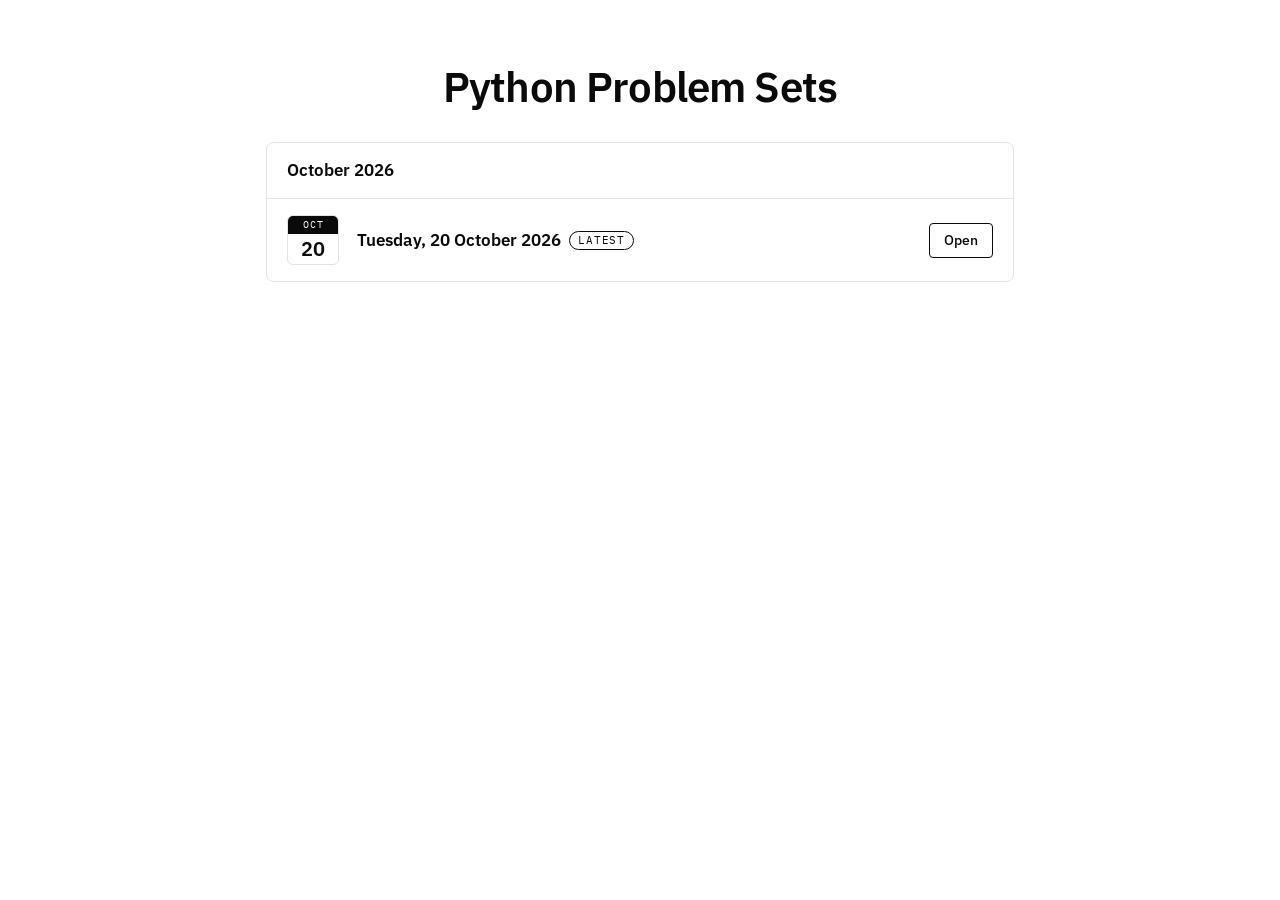
<file: problems/main.html>
<!doctype html><html><head><meta charset=utf8><meta name=viewport content="width=device-width,initial-scale=1,viewport-fit=cover"></head><body class="page-sets">
<title>Python Problem Sets</title>
<meta name="claude:viewport-fit-sides" content="cover">
<link rel="preconnect" href="https://fonts.googleapis.com">
<link rel="stylesheet" href="https://fonts.googleapis.com/css2?family=IBM+Plex+Sans:wght@400;500;600&family=IBM+Plex+Mono:wght@400;500&display=swap">
<link rel="stylesheet" href="../style.css">

<header class="wrap masthead">
  <h1>Python Problem Sets</h1>
</header>

<main class="wrap">
  <div class="months" id="months"></div>
</main>

<script src="app.js"></script>

</body></html>
</file>
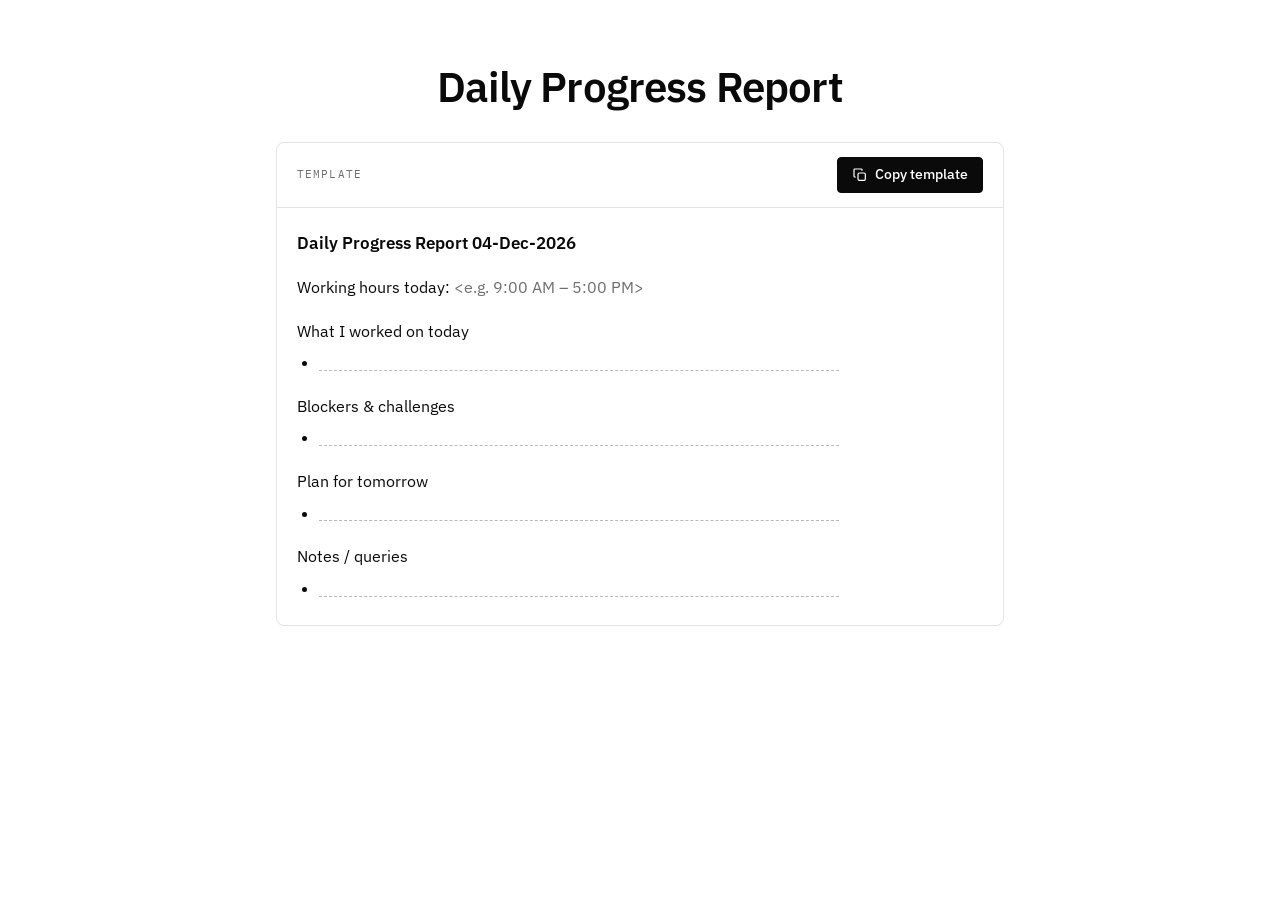
<file: templates/report.html>
<!doctype html><html><head><meta charset=utf8><meta name=viewport content="width=device-width,initial-scale=1,viewport-fit=cover"></head><body class="page-daily">
<title>Daily Progress Report</title>
<meta name="claude:viewport-fit-sides" content="cover">
<link rel="preconnect" href="https://fonts.googleapis.com">
<link rel="stylesheet" href="https://fonts.googleapis.com/css2?family=IBM+Plex+Sans:wght@400;500;600&family=IBM+Plex+Mono:wght@400;500&display=swap">
<link rel="stylesheet" href="../style.css">

<header class="wrap masthead">
  <h1>Daily Progress Report</h1>
</header>

<main class="wrap">

  <article class="card">
    <div class="card-head">
      <p class="card-title">Template</p>
      <button class="copy" id="copyBtn" type="button">
        <svg viewBox="0 0 24 24" fill="none" stroke="currentColor" stroke-width="1.8" stroke-linecap="round" stroke-linejoin="round" aria-hidden="true"><rect x="9" y="9" width="11" height="11" rx="2"/><path d="M5 15H4a1 1 0 0 1-1-1V4a1 1 0 0 1 1-1h10a1 1 0 0 1 1 1v1"/></svg>
        <span id="copyLabel">Copy template</span>
      </button>
      <span class="sr-only" role="status" id="copyStatus"></span>
    </div>

    <div class="preview" id="preview">
      <p class="pv-title"><b>Daily Progress Report <span class="today">--</span></b></p>
      <p>Working hours today: <span class="placeholder">&lt;e.g. 9:00 AM – 5:00 PM&gt;</span></p>
      <div class="pv-sec"><p>What I worked on today</p><ul><li><span></span></li></ul></div>
      <div class="pv-sec"><p>Blockers &amp; challenges</p><ul><li><span></span></li></ul></div>
      <div class="pv-sec"><p>Plan for tomorrow</p><ul><li><span></span></li></ul></div>
      <div class="pv-sec"><p>Notes / queries</p><ul><li><span></span></li></ul></div>
    </div>
  </article>
</main>

<script src="app.js"></script>

</body></html>
</file>
<file: style.css>
/* ================================================================
   Interns Resources - shared stylesheet
   Truly shared rules (reset, theme tokens, base) live once below.
   Every page's own rules are scoped under its <body> class
   (.page-home, .page-daily, .page-outline, .page-sets, .page-problems).
   ================================================================ */

/* ---------- shared: reset (artifact base) ---------- */
:root{color-scheme:light;box-sizing:border-box;padding-top:env(safe-area-inset-top,0px);padding-bottom:env(safe-area-inset-bottom,0px)}
html{scroll-padding-top:env(safe-area-inset-top,0px)}
body{margin:0;padding:0;font:14px -apple-system,BlinkMacSystemFont,sans-serif;background:#fff;color:#000}
img{max-width:100%}
[hidden]:not([hidden=until-found i]){display:none!important}

/* ---------- shared: theme tokens ---------- */
:root {
  --bg: #ffffff;
  --ink: #0a0a0a;
  --muted: #6e6e6e;
  --faint: #b9b9b9;
  --line: #e3e3e3;
  --soft: #f5f5f5;
  --later: #f07c1a;
  --solved: #1f9d55;
  --basic: var(--ink); --inter: var(--ink); --adv: var(--ink);
  /* code panes only: VS Code "Dark+" palette, same in both themes */
  --ide-bg: #1e1e1e; --ide-bar: #252526; --ide-border: #333333; --ide-tab: #0078d4;
  --ide-fg: #d4d4d4; --ide-dim: #8b8b8b; --ide-py: #e5c07b; --ide-select: #264f78;
  --sx-keyword: #c586c0; --sx-literal: #569cd6; --sx-string: #ce9178; --sx-number: #b5cea8;
  --sx-comment: #6a9955; --sx-func: #dcdcaa; --sx-class: #4ec9b0; --sx-builtin: #4ec9b0; --sx-param: #9cdcfe;
  --font-body: "IBM Plex Sans", "Segoe UI", system-ui, sans-serif;
  --font-mono: "IBM Plex Mono", ui-monospace, "SFMono-Regular", Consolas, monospace;
}
@media (prefers-color-scheme: dark) {
  :root:not([data-theme="light"]) {
    --bg: #0a0a0a; --ink: #f2f2f2; --muted: #8c8c8c; --faint: #4a4a4a; --line: #262626; --soft: #141414;
    color-scheme: dark;
  }
}
:root[data-theme="dark"] {
  --bg: #0a0a0a; --ink: #f2f2f2; --muted: #8c8c8c; --faint: #4a4a4a; --line: #262626; --soft: #141414;
  color-scheme: dark;
}

/* ---------- shared: base ---------- */
* { box-sizing: border-box; }
body { background: var(--bg); color: var(--ink); font-family: var(--font-body); font-size: 16px; line-height: 1.6; }


/* ================= page-home ================= */
.page-home .wrap { max-width: 960px; margin: 0 auto;
  padding-left: max(16px, env(safe-area-inset-left, 0px));
  padding-right: max(16px, env(safe-area-inset-right, 0px)); }
.page-home .masthead { padding-block: 64px 36px; display: grid; gap: 10px; justify-items: center; text-align: center; }
.page-home h1 { font-weight: 600; font-size: clamp(30px, 5.5vw, 42px); line-height: 1.1; letter-spacing: -.02em; margin: 0; text-wrap: balance; }
.page-home .lede { margin: 0; color: var(--muted); max-width: 46ch; text-wrap: balance; }
.page-home .cards { display: grid; grid-template-columns: repeat(3, minmax(0, 1fr)); gap: 16px;
  padding-bottom: 64px; }
.page-home .card { border: 1px solid var(--line); border-radius: 8px; background: var(--bg);
  padding: 24px; display: flex; flex-direction: column; gap: 14px; min-width: 0;
  transition: border-color .15s ease; }
.page-home .card:hover, .page-home .card:focus-within { border-color: var(--ink); }
.page-home .icon { width: 48px; height: 48px; color: var(--ink); display: block; flex: none; }
.page-home .card h2 { margin: 0; font-size: 19px; font-weight: 600; line-height: 1.3; }
.page-home .card p { margin: 0; color: var(--muted); font-size: 15px; }
.page-home .actions { margin-top: auto; padding-top: 6px; display: flex; justify-content: flex-end; gap: 8px; }
.page-home .btn { font: inherit; font-size: 13.5px; font-weight: 500; border-radius: 4px; padding: 6px 14px;
  border: 1px solid var(--ink); background: transparent; color: var(--ink); text-decoration: none;
  display: inline-flex; align-items: center; gap: 6px; }
.page-home .btn:hover { background: var(--ink); color: var(--bg); }
.page-home .btn:focus-visible { outline: 2px solid var(--ink); outline-offset: 2px; }
.page-home .btn.secondary { border-color: var(--line); }
.page-home .btn.secondary:hover { border-color: var(--ink); }
.page-home .btn.disabled { border-color: var(--line); color: var(--muted); pointer-events: none; }
@media (max-width: 760px) {
.page-home .cards { grid-template-columns: 1fr; max-width: 520px; margin-inline: auto; }
}
@media (max-width: 600px) {
.page-home .masthead { padding-block: 44px 28px; }
.page-home .card { padding: 20px; }
}
@media (prefers-reduced-motion: reduce) {
.page-home * { transition: none !important; }
}


/* ================= page-daily ================= */
.page-daily .wrap { max-width: 760px; margin: 0 auto;
  padding-left: max(16px, env(safe-area-inset-left, 0px));
  padding-right: max(16px, env(safe-area-inset-right, 0px)); }
.page-daily .masthead { padding-block: 64px 32px; display: grid; gap: 10px; justify-items: center; text-align: center; }
.page-daily h1 { font-weight: 600; font-size: clamp(30px, 5.5vw, 42px); line-height: 1.1; letter-spacing: -.02em; margin: 0; text-wrap: balance; }
.page-daily .lede { margin: 0; color: var(--muted); max-width: 52ch; text-wrap: balance; }
.page-daily .lede b { color: var(--ink); font-weight: 500; font-family: var(--font-mono); font-size: .92em; white-space: nowrap; }
.page-daily .card { border: 1px solid var(--line); border-radius: 8px; background: var(--bg); margin-bottom: 64px; min-width: 0; }
.page-daily .card-head { display: flex; align-items: center; justify-content: space-between; gap: 12px; flex-wrap: wrap;
  padding: 14px 20px; border-bottom: 1px solid var(--line); }
.page-daily .card-title { font-family: var(--font-mono); font-size: 11px; letter-spacing: .1em; text-transform: uppercase; color: var(--muted); margin: 0; }
.page-daily .copy { font: inherit; font-size: 13.5px; font-weight: 500; cursor: pointer;
  display: inline-flex; align-items: center; gap: 7px;
  border: 1px solid var(--ink); background: var(--ink); color: var(--bg);
  border-radius: 4px; padding: 6px 14px; min-width: 9.5em; justify-content: center; }
.page-daily .copy:hover { opacity: .88; }
.page-daily .copy:focus-visible { outline: 2px solid var(--ink); outline-offset: 2px; }
.page-daily .copy svg { width: 16px; height: 16px; flex: none; }
.page-daily .sec { padding: 18px 20px; display: grid; gap: 8px; min-width: 0; }
.page-daily .sec + .sec { border-top: 1px dashed var(--line); }
.page-daily .sec h2 { margin: 0; font-size: 17px; font-weight: 600; line-height: 1.35; }
.page-daily .sec .help { margin: 0; color: var(--muted); font-size: 14.5px; }
.page-daily .optional { font-family: var(--font-mono); font-size: 11px; letter-spacing: .06em; text-transform: uppercase; color: var(--muted); margin-left: 8px; font-weight: 400; }
.page-daily .fields { list-style: none; margin: 4px 0 0; padding: 0; display: grid; gap: 8px; }
.page-daily .fields li { display: flex; gap: 10px; align-items: baseline; flex-wrap: wrap; }
.page-daily .fields b { font-weight: 500; flex: none; }
.page-daily .placeholder { font-family: var(--font-mono); font-size: 13.5px; color: var(--muted); }
.page-daily .blank { flex: 1 1 140px; border-bottom: 1px dashed var(--faint); min-height: 1.2em; }
.page-daily .bullets { margin: 4px 0 0; padding-left: 20px; display: grid; gap: 12px; }
.page-daily .bullets li::marker { color: var(--muted); }
.page-daily .bullets li span { display: block; border-bottom: 1px dashed var(--faint); height: 1.3em; }
.page-daily .note-how { margin: 0 0 20px; padding: 12px 16px; border-left: 3px solid var(--ink); background: var(--soft);
  border-radius: 4px; color: var(--muted); font-size: 15px; }
.page-daily .note-how b { color: var(--ink); font-weight: 600; }
.page-daily .note-how .chan { font-family: var(--font-mono); font-size: .92em; color: var(--ink); white-space: nowrap; }
.page-daily .preview { padding: 22px 20px 24px; display: grid; gap: 18px; min-width: 0; }
.page-daily .preview p { margin: 0; }
.page-daily .pv-title { font-size: 17px; }
.page-daily .preview .placeholder { font-family: var(--font-body); font-size: inherit; }
.page-daily .pv-title b { font-weight: 600; }
.page-daily .today { font-variant-numeric: tabular-nums; }
.page-daily .pv-sec { display: grid; gap: 6px; }
.page-daily .pv-sec ul { margin: 0; padding-left: 22px; }
.page-daily .pv-sec li::marker { color: var(--ink); }
.page-daily .pv-sec li span { display: block; border-bottom: 1px dashed var(--faint); height: 1.3em; max-width: 520px; }
.page-daily .sr-only { position: absolute; width: 1px; height: 1px; overflow: hidden; clip: rect(0 0 0 0); white-space: nowrap; }
@media (max-width: 520px) {
.page-daily .masthead { padding-block: 44px 24px; }
.page-daily .card-head, .page-daily .sec { padding-left: 14px; padding-right: 14px; }
.page-daily .copy { width: 100%; }
}


/* ================= page-outline ================= */
.page-outline::before { content: ""; position: fixed; inset: 0 0 auto; height: env(safe-area-inset-top, 0px); z-index: 10; background: var(--bg); }
.page-outline .wrap { max-width: 880px; margin: 0 auto;
  padding-left: max(16px, env(safe-area-inset-left, 0px));
  padding-right: max(16px, env(safe-area-inset-right, 0px)); }
.page-outline .masthead { padding-block: 64px 24px; display: grid; gap: 22px; justify-items: center; text-align: center; }
.page-outline h1 { font-weight: 600; font-size: clamp(30px, 5.5vw, 42px); line-height: 1.1; letter-spacing: -.02em; margin: 0; }
.page-outline .progress { width: 100%; border: 1px solid var(--line); border-radius: 8px; overflow: hidden; text-align: left; }
.page-outline .progress-top { display: flex; justify-content: space-between; align-items: baseline; gap: 12px; flex-wrap: wrap; padding: 14px 20px 12px; }
.page-outline .progress-title { font-family: var(--font-mono); font-size: 11px; letter-spacing: .1em; text-transform: uppercase; color: var(--muted); }
.page-outline .progress-count { font-size: 14px; color: var(--muted); font-variant-numeric: tabular-nums; }
.page-outline .progress-count strong { color: var(--ink); font-weight: 600; }
.page-outline .progress-bar { height: 3px; background: var(--soft); }
.page-outline .progress-bar i { display: block; height: 100%; width: 0; background: var(--solved); transition: width .3s ease; }
.page-outline .linkbtn { background: none; border: 0; padding: 0; margin-left: 14px; color: var(--muted); font: inherit; font-size: 13px; cursor: pointer; text-decoration: underline; text-underline-offset: 3px; }
.page-outline .linkbtn:hover, .page-outline .linkbtn.armed { color: var(--ink); }
.page-outline .linkbtn:focus-visible { outline: 2px solid var(--ink); outline-offset: 2px; }
.page-outline .tabbar { position: sticky; top: env(safe-area-inset-top, 0px); z-index: 5; background: var(--bg); border-bottom: 1px solid var(--line); }
.page-outline .tabs { display: flex; justify-content: safe center; gap: 26px; overflow-x: auto; scrollbar-width: none; }
.page-outline .tabs::-webkit-scrollbar { display: none; }
.page-outline .tab { flex: none; background: none; border: 0; border-bottom: 2px solid transparent; margin-bottom: -1px;
  padding: 13px 0 11px; color: var(--muted); font: inherit; font-size: 14.5px; font-weight: 600; cursor: pointer; white-space: nowrap; }
.page-outline .tab:hover { color: var(--ink); }
.page-outline .tab[aria-selected="true"] { color: var(--ink); border-bottom-color: var(--ink); }
.page-outline .tab:focus-visible { outline: 2px solid var(--ink); outline-offset: 2px; }
.page-outline main { padding-block: 24px 0; }
.page-outline .card { border: 1px solid var(--line); border-radius: 8px; overflow: hidden; scroll-margin-top: 70px; }
.page-outline .card-head { display: flex; align-items: center; gap: 12px; flex-wrap: wrap; padding: 16px 20px; border-bottom: 1px solid var(--line); }
.page-outline .pid { font-family: var(--font-mono); font-size: 12.5px; color: var(--bg); background: var(--ink); border-radius: 4px; padding: 1px 7px; min-width: 1.9em; text-align: center; flex: none; }
.page-outline .card-head h2 { margin: 0; font-size: 19px; font-weight: 600; line-height: 1.3; flex: 1 1 200px; min-width: 0; }
.page-outline .sec-count { font-family: var(--font-mono); font-size: 12px; color: var(--muted); font-variant-numeric: tabular-nums; flex: none; }
.page-outline table { width: 100%; border-collapse: collapse; table-layout: fixed; }
.page-outline thead th { text-align: left; font-family: var(--font-mono); font-size: 11px; font-weight: 400; letter-spacing: .1em;
  text-transform: uppercase; color: var(--muted); padding: 10px 14px; background: var(--soft); border-bottom: 1px solid var(--line); }
.page-outline col.c-id { width: 64px; }
.page-outline col.c-topic { width: 28%; }
.page-outline col.c-done { width: 76px; }
.page-outline tbody td { padding: 14px; vertical-align: top; border-bottom: 1px solid var(--line); }
.page-outline tbody tr:last-child td { border-bottom: 0; }
.page-outline td.t-id { font-family: var(--font-mono); font-size: 13px; color: var(--muted); font-variant-numeric: tabular-nums; padding-left: 20px; }
.page-outline thead th:first-child { padding-left: 20px; }
.page-outline td.t-topic { font-weight: 600; font-size: 15.5px; }
.page-outline td.t-learn { color: var(--muted); font-size: 15px; line-height: 1.55; }
.page-outline ul.learn { margin: 0; padding-left: 18px; display: grid; gap: 5px; }
.page-outline ul.learn li::marker { color: var(--muted); }
.page-outline th.h-done, .page-outline td.t-done { text-align: center; padding-right: 20px; }
.page-outline tr.done td.t-topic { color: var(--muted); text-decoration: line-through; text-decoration-thickness: 1px; }
.page-outline tr.done { background: color-mix(in srgb, var(--solved) 5%, transparent); }
.page-outline code { font-family: var(--font-mono); font-size: .86em; background: var(--soft); color: var(--ink); padding: 1px 5px; border-radius: 3px; overflow-wrap: anywhere; }
.page-outline .check { position: relative; display: inline-grid; place-items: center; width: 24px; height: 24px; cursor: pointer; }
.page-outline .check input { position: absolute; inset: 0; margin: 0; opacity: 0; cursor: pointer; }
.page-outline .check span { width: 22px; height: 22px; border-radius: 50%; border: 1.5px solid var(--muted);
  display: grid; place-items: center; transition: background .15s ease, border-color .15s ease; }
.page-outline .check span svg { width: 14px; height: 14px; opacity: 0; }
.page-outline .check:hover span { border-color: var(--ink); }
.page-outline .check input:checked + span { background: var(--solved); border-color: var(--solved); }
.page-outline .check input:checked + span svg { opacity: 1; }
.page-outline .check input:focus-visible + span { outline: 2px solid var(--ink); outline-offset: 2px; }
.page-outline .pager { display: flex; justify-content: space-between; align-items: center; gap: 12px; padding-block: 20px 64px; }
.page-outline .pg { display: grid; gap: 2px; min-width: 0; max-width: 46%; font: inherit; color: var(--ink); background: var(--bg); border: 1px solid var(--ink); border-radius: 6px; padding: 9px 16px; cursor: pointer; }
.page-outline .pg-prev { text-align: left; justify-items: start; }
.page-outline .pg-next { text-align: right; justify-items: end; margin-left: auto; }
.page-outline .pg:hover:not(:disabled) { background: var(--ink); color: var(--bg); }
.page-outline .pg:hover:not(:disabled) .pg-sub { color: inherit; opacity: .75; }
.page-outline .pg:focus-visible { outline: 2px solid var(--ink); outline-offset: 2px; }
.page-outline .pg:disabled { border-color: var(--line); color: var(--muted); cursor: default; }
.page-outline .pg-dir { font-weight: 600; font-size: 14.5px; }
.page-outline .pg-sub { font-size: 12.5px; color: var(--muted); white-space: nowrap; overflow: hidden; text-overflow: ellipsis; max-width: 100%; }
@media (max-width: 640px) {
.page-outline .masthead { padding-block: 44px 20px; }
.page-outline .tabs { justify-content: flex-start; gap: 20px; }
.page-outline .card-head { padding-left: 14px; padding-right: 14px; }
.page-outline thead { display: none; }
.page-outline table, .page-outline tbody, .page-outline tr, .page-outline td { display: block; width: auto; }
.page-outline tbody tr { display: grid; grid-template-columns: 2.8em minmax(0, 1fr) auto; column-gap: 8px; padding: 14px; border-bottom: 1px solid var(--line); }
.page-outline tbody tr:last-child { border-bottom: 0; }
.page-outline tbody td { padding: 0; border: 0; }
.page-outline td.t-id { grid-column: 1; grid-row: 1; padding: 2px 0 0; }
.page-outline td.t-topic { grid-column: 2; grid-row: 1; }
.page-outline td.t-done { grid-column: 3; grid-row: 1; padding: 0; }
.page-outline td.t-learn { grid-column: 2 / 4; grid-row: 2; padding-top: 4px; }
.page-outline .pg-sub { display: none; }
.page-outline .pg { padding: 8px 12px; }
}
@media (prefers-reduced-motion: reduce) {
.page-outline * { transition: none !important; }
}


/* ================= page-sets ================= */
.page-sets .wrap { max-width: 780px; margin: 0 auto;
  padding-left: max(16px, env(safe-area-inset-left, 0px));
  padding-right: max(16px, env(safe-area-inset-right, 0px)); }
.page-sets .masthead { padding-block: 64px 32px; display: grid; gap: 10px; justify-items: center; text-align: center; }
.page-sets h1 { font-weight: 600; font-size: clamp(30px, 5.5vw, 42px); line-height: 1.1; letter-spacing: -.02em; margin: 0; }
.page-sets .months { display: grid; gap: 20px; padding-bottom: 64px; }
.page-sets .month { border: 1px solid var(--line); border-radius: 8px; overflow: hidden; }
.page-sets .month-head { display: flex; justify-content: space-between; align-items: baseline; gap: 12px; padding: 14px 20px; border-bottom: 1px solid var(--line); }
.page-sets .month-head h2 { margin: 0; font-size: 17px; font-weight: 600; }
.page-sets .month-count { font-family: var(--font-mono); font-size: 11px; letter-spacing: .1em; text-transform: uppercase; color: var(--muted); }
.page-sets .sets { list-style: none; margin: 0; padding: 0; }
.page-sets .set { display: flex; align-items: center; gap: 18px; padding: 16px 20px; }
.page-sets .set + .set { border-top: 1px dashed var(--line); }
.page-sets .set:hover { background: var(--soft); }
.page-sets .cal { flex: none; width: 52px; border: 1px solid var(--line); border-radius: 6px; overflow: hidden; text-align: center;
  background: var(--bg); font-variant-numeric: tabular-nums; }
.page-sets .cal .mon { display: block; font-family: var(--font-mono); font-size: 10px; letter-spacing: .1em; text-transform: uppercase; background: var(--ink); color: var(--bg); padding: 1px 0; }
.page-sets .cal .day { display: block; font-size: 20px; font-weight: 600; line-height: 1.5; }
.page-sets .info { flex: 1 1 auto; min-width: 0; display: grid; gap: 1px; }
.page-sets .info h3 { margin: 0; font-size: 16.5px; font-weight: 600; line-height: 1.35; display: flex; align-items: center; gap: 8px; flex-wrap: wrap; }
.page-sets .info p { margin: 0; color: var(--muted); font-size: 14px; }
.page-sets .badge { font-family: var(--font-mono); font-size: 10.5px; font-weight: 400; letter-spacing: .08em; text-transform: uppercase; border: 1px solid var(--ink); border-radius: 999px; padding: 0 8px; line-height: 1.6; }
.page-sets .btn { flex: none; font: inherit; font-size: 13.5px; font-weight: 500; border-radius: 4px; padding: 6px 14px;
  border: 1px solid var(--ink); background: var(--bg); color: var(--ink); text-decoration: none; }
.page-sets .btn:hover { background: var(--ink); color: var(--bg); }
.page-sets .btn:focus-visible { outline: 2px solid var(--ink); outline-offset: 2px; }
@media (max-width: 520px) {
.page-sets .masthead { padding-block: 44px 24px; }
.page-sets .month-head, .page-sets .set { padding-left: 14px; padding-right: 14px; }
.page-sets .set { gap: 12px; }
.page-sets .cal { width: 46px; }
}


/* ================= page-problems ================= */
.page-problems::before { content: ""; position: fixed; inset: 0 0 auto; height: env(safe-area-inset-top, 0px); z-index: 10; background: var(--bg); }
.page-problems .wrap { max-width: 780px; margin: 0 auto;
  padding-left: max(16px, env(safe-area-inset-left, 0px));
  padding-right: max(16px, env(safe-area-inset-right, 0px)); }
.page-problems .masthead { padding-block: 56px 28px; display: grid; gap: 12px; }
.page-problems .eyebrow { font-family: var(--font-mono); font-size: 12px; letter-spacing: .08em; text-transform: uppercase; color: var(--muted); }
.page-problems .eyebrow b { font-weight: 400; color: var(--ink); }
.page-problems h1 { font-weight: 600; font-size: clamp(30px, 5.5vw, 42px); line-height: 1.1; letter-spacing: -.02em; margin: 0; text-wrap: balance; }
.page-problems .date { font-family: var(--font-mono); font-size: 13px; color: var(--muted); margin-top: -4px; }
.page-problems .lede { margin: 0; color: var(--muted); max-width: 60ch; }
.page-problems .progress { margin-top: 22px; display: grid; border: 1px solid var(--line); border-radius: 8px; overflow: hidden; background: var(--bg); --grid: repeat(5, 1fr) 14px repeat(10, 1fr) 14px repeat(20, 1fr); }
.page-problems .progress-top { padding: 14px 20px 12px; display: flex; justify-content: space-between; align-items: baseline; gap: 12px; flex-wrap: wrap; }
.page-problems .progress-title { font-family: var(--font-mono); font-size: 11px; letter-spacing: .1em; text-transform: uppercase; color: var(--muted); }
.page-problems .progress-count { font-size: 14px; color: var(--muted); font-variant-numeric: tabular-nums; }
.page-problems .progress-count strong { color: var(--ink); font-weight: 600; }
.page-problems .progress-bar { position: relative; height: 3px; background: var(--soft); display: flex; }
.page-problems .progress-bar i { display: block; height: 100%; transition: width .3s ease; }
.page-problems #barDone { background: var(--solved); }
.page-problems #barLater { background: var(--later); }
.page-problems .progress-body { padding: 18px 20px 16px; display: grid; gap: 10px; min-width: 0; }
@media (max-width: 520px) {
.page-problems .progress-top, .page-problems .progress-body { padding-left: 14px; padding-right: 14px; }
}
.page-problems .dots, .page-problems .dot-labels { display: grid; grid-template-columns: var(--grid); min-width: 0; }
.page-problems .dots { align-items: center; justify-items: center; padding-block: 4px; }
.page-problems .dot { width: min(calc(100% - 3px), 14px); aspect-ratio: 1; border-radius: 50%; padding: 0; cursor: pointer;
  background: transparent; border: 1.5px solid var(--muted); opacity: .55;
  transition: transform .12s ease, opacity .12s ease; }
.page-problems .dot:hover { opacity: 1; transform: scale(1.15); }
.page-problems .dot:focus-visible { outline: 2px solid var(--ink); outline-offset: 2px; opacity: 1; }
.page-problems .dot.done { background: var(--solved) url("data:image/svg+xml,%3Csvg xmlns='http://www.w3.org/2000/svg' viewBox='0 0 24 24'%3E%3Cpath d='M6 12.5l4 4L18 8.5' fill='none' stroke='white' stroke-width='3.2' stroke-linecap='round' stroke-linejoin='round'/%3E%3C/svg%3E") center / 72% no-repeat; border-color: var(--solved); opacity: 1; }
.page-problems .dot.current { opacity: 1; border-color: var(--ink); border-width: 2.5px; transform: scale(1.3); }
.page-problems .dot.current:hover { transform: scale(1.3); }
.page-problems .dot-labels { align-items: start; }
.page-problems .dot-label { display: grid; gap: 0; min-width: 0; padding-left: 1px; border-top: 1px solid var(--line); padding-top: 6px; }
.page-problems .dot-label.active { border-top-color: var(--ink); }
.page-problems .dl-name { font-size: 12px; font-weight: 500; color: var(--muted); white-space: nowrap; overflow: hidden; text-overflow: ellipsis; }
.page-problems .dot-label.active .dl-name { color: var(--ink); }
.page-problems .dl-count { font-family: var(--font-mono); font-size: 11px; color: var(--muted); font-variant-numeric: tabular-nums; }
.page-problems .date-row { display: flex; justify-content: space-between; align-items: baseline; gap: 12px; flex-wrap: wrap; margin-top: -4px; }
.page-problems .date-row .date { margin-top: 0; }
@media (max-width: 520px) {
.page-problems .progress { --grid: repeat(5, 1fr) 6px repeat(10, 1fr) 6px repeat(20, 1fr); }
.page-problems .dot { width: calc(100% - 2px); border-width: 1.25px; }
.page-problems .dot.current { border-width: 2px; transform: scale(1.25); }
}
.page-problems .ladder { margin-top: 16px; display: grid; gap: 10px; }
.page-problems .ladder-row { display: flex; gap: 20px; flex-wrap: wrap; align-items: flex-end; }
.page-problems .rung-group { display: grid; gap: 6px; min-width: 0; }
.page-problems .rung-group .lbl { font-family: var(--font-mono); font-size: 11.5px; color: var(--muted); font-variant-numeric: tabular-nums; }
.page-problems .rungs { display: flex; gap: 3px; flex-wrap: wrap; }
.page-problems .rung { width: 10px; height: 20px; border-radius: 1px; border: 1px solid var(--ink); background: transparent; cursor: pointer; padding: 0; opacity: .35; }
.page-problems .rung:hover { opacity: 1; }
.page-problems .rung:focus-visible { outline: 2px solid var(--ink); outline-offset: 2px; }
.page-problems .rung.done { background: var(--ink); opacity: 1; }
.page-problems .rung.current { opacity: 1; outline: 2px solid var(--ink); outline-offset: 2px; }
.page-problems .ladder-meta { display: flex; justify-content: space-between; gap: 12px; flex-wrap: wrap; font-size: 14px; color: var(--muted); }
.page-problems .ladder-meta strong { color: var(--ink); font-weight: 600; font-variant-numeric: tabular-nums; }
.page-problems .linkbtn { background: none; border: 0; padding: 0; color: var(--muted); font: inherit; font-size: 13px; cursor: pointer; text-decoration: underline; text-underline-offset: 3px; }
.page-problems .linkbtn:hover, .page-problems .linkbtn.armed { color: var(--ink); }
.page-problems .tabbar { position: sticky; top: env(safe-area-inset-top, 0px); z-index: 5; background: var(--bg); border-bottom: 1px solid var(--line); }
.page-problems .tabs { display: flex; justify-content: center; gap: 36px; overflow: visible; }
.page-problems .tab { display: flex; align-items: baseline; gap: 8px; background: none; border: 0; border-bottom: 2px solid transparent;
  padding: 14px 0 12px; margin-bottom: -1px; color: var(--muted); font: inherit; cursor: pointer; white-space: nowrap; }
.page-problems .tab:hover { color: var(--ink); }
.page-problems .tab:focus-visible { outline: 2px solid var(--ink); outline-offset: 2px; }
.page-problems .tab .t-name { font-weight: 600; font-size: 15px; display: flex; align-items: center; }
.page-problems .tab .t-name i { display: none; }
.page-problems .tab .t-count { font-family: var(--font-mono); font-size: 12px; font-variant-numeric: tabular-nums; }
.page-problems .tab[aria-selected="true"] { color: var(--ink); border-bottom-color: var(--ink); }
.page-problems .stage-intro { padding-block: 24px 0; display: grid; gap: 12px; }
.page-problems .stage-intro h2 { font-weight: 600; font-size: 22px; margin: 0; letter-spacing: -.01em; }
.page-problems .stage-intro p { margin: 0; color: var(--muted); max-width: 62ch; }
.page-problems .filter { display: flex; align-items: center; gap: 10px; flex-wrap: wrap; padding-top: 4px; }
.page-problems .filter label { font-family: var(--font-mono); font-size: 11px; letter-spacing: .1em; text-transform: uppercase; color: var(--muted); }
.page-problems .select-wrap { position: relative; min-width: 0; }
.page-problems .select-wrap::after { content: ""; position: absolute; right: 12px; top: 50%; width: 7px; height: 7px; pointer-events: none;
  border-right: 1.5px solid var(--ink); border-bottom: 1.5px solid var(--ink); transform: translateY(-70%) rotate(45deg); }
.page-problems #topicSelect { appearance: none; -webkit-appearance: none; font: inherit; font-size: 14px; color: var(--ink); background: var(--bg);
  border: 1px solid var(--line); border-radius: 6px; padding: 7px 36px 7px 12px; min-width: 220px; max-width: 100%; cursor: pointer; }
.page-problems #topicSelect:hover { border-color: var(--ink); }
.page-problems #topicSelect:focus-visible { outline: 2px solid var(--ink); outline-offset: 2px; }
.page-problems .chips { display: flex; flex-wrap: wrap; gap: 6px; padding-top: 4px; }
.page-problems .chip { border: 1px solid var(--line); background: transparent; color: var(--ink); border-radius: 999px;
  padding: 3px 11px; font: inherit; font-size: 13px; cursor: pointer; font-variant-numeric: tabular-nums; }
.page-problems .chip span { color: var(--muted); margin-left: 5px; }
.page-problems .chip:hover { border-color: var(--ink); }
.page-problems .chip:focus-visible { outline: 2px solid var(--ink); outline-offset: 1px; }
.page-problems .chip[aria-pressed="true"] { background: var(--ink); border-color: var(--ink); color: var(--bg); }
.page-problems .chip[aria-pressed="true"] span { color: inherit; opacity: .7; }
.page-problems .list { display: grid; gap: 20px; padding-block: 8px 0; }
.page-problems .prob { border: 1px solid var(--line); border-radius: 8px; display: grid; min-width: 0; scroll-margin-top: 70px; background: var(--bg); }
.page-problems .prob.is-done { border-color: var(--ink); }
.page-problems .prob > .prob-head { padding: 18px 20px; border-bottom: 1px solid var(--line); }
.page-problems .sec { padding: 16px 20px; display: grid; gap: 10px; min-width: 0; }
.page-problems .sec-row { display: flex; justify-content: space-between; align-items: center; gap: 10px; flex-wrap: wrap; }
.page-problems .copy-problem { display: inline-grid; place-items: center; width: 30px; height: 30px; padding: 0; cursor: pointer;
  color: var(--muted); background: transparent; border: 0; border-radius: 6px; }
.page-problems .copy-problem:hover { color: var(--ink); background: var(--soft); }
.page-problems .copy-problem.ok { color: var(--ink); }
.page-problems .copy-problem:focus-visible { outline: 2px solid var(--ink); outline-offset: 2px; }
.page-problems .sec + .sec { border-top: 1px dashed var(--line); }
.page-problems .sec-label { font-family: var(--font-mono); font-size: 11px; letter-spacing: .1em; text-transform: uppercase; color: var(--muted); display: flex; align-items: center; gap: 8px; }
.page-problems .sec-label::before { content: attr(data-n); display: inline-grid; place-items: center; width: 18px; height: 18px; border: 1px solid var(--muted); border-radius: 50%; font-size: 10px; letter-spacing: 0; }
@media (max-width: 520px) {
.page-problems .prob > .prob-head, .page-problems .sec { padding-left: 14px; padding-right: 14px; }
}
.page-problems .toc { border: 1px solid var(--line); border-radius: 8px; padding: 14px 18px; margin-top: 8px; }
.page-problems .toc-title { font-family: var(--font-mono); font-size: 11px; letter-spacing: .1em; text-transform: uppercase; color: var(--muted); margin: 0 0 8px; }
.page-problems .toc ol { list-style: none; margin: 0; padding: 0; display: grid; grid-template-columns: repeat(auto-fill, minmax(220px, 1fr)); gap: 2px 20px; }
.page-problems .toc a { display: flex; gap: 10px; color: var(--ink); text-decoration: none; padding: 3px 0; font-size: 14.5px; }
.page-problems .toc a:hover span:last-child { text-decoration: underline; text-underline-offset: 3px; }
.page-problems .toc a:focus-visible { outline: 2px solid var(--ink); outline-offset: 2px; }
.page-problems .toc a span:first-child { font-family: var(--font-mono); font-size: 12.5px; color: var(--muted); min-width: 2.2em; padding-top: 1px; }
.page-problems .toc a.done span:last-child { text-decoration: line-through; color: var(--muted); }
.page-problems .prob-head { display: flex; gap: 12px; align-items: center; flex-wrap: wrap; }
.page-problems .pid { font-family: var(--font-mono); font-size: 12.5px; min-width: 1.9em; text-align: center; font-variant-numeric: tabular-nums; color: var(--bg); background: var(--ink); border-radius: 4px; padding: 1px 7px; flex: none; }
.page-problems .prob-head { position: relative; }
.page-problems .prob-head h3 { font-weight: 600; font-size: 19px; line-height: 1.3; margin: 0; flex: 0 1 auto; min-width: 0; text-wrap: balance; }
.page-problems .topic { flex-basis: 100%; margin: -4px 0 0; font-size: 14px; font-style: italic; color: var(--muted); }
.page-problems .info-btn { flex: none; width: 20px; height: 20px; border-radius: 50%; padding: 0; cursor: pointer;
  border: 1.5px solid var(--muted); background: var(--bg); color: var(--muted);
  font: italic 600 12px/1 Georgia, "Times New Roman", serif; display: inline-grid; place-items: center; }
.page-problems .info-btn:hover, .page-problems .info-btn[aria-expanded="true"] { border-color: var(--ink); color: var(--bg); background: var(--ink); }
.page-problems .info-btn:focus-visible { outline: 2px solid var(--ink); outline-offset: 2px; }
.page-problems .info-pop { position: absolute; top: calc(100% - 6px); left: 20px; right: 20px; max-width: 440px; z-index: 4;
  background: var(--bg); border: 1px solid var(--ink); border-radius: 6px; padding: 12px 16px 14px;
  box-shadow: 0 8px 24px rgba(0, 0, 0, .12); }
.page-problems .info-topic { margin: 0 0 12px; font-size: 14.5px; font-weight: 500; }
.page-problems .info-title { margin: 0 0 6px; font-family: var(--font-mono); font-size: 11px; letter-spacing: .1em; text-transform: uppercase; color: var(--muted); }
.page-problems .info-pop ul { margin: 0; padding-left: 18px; display: grid; gap: 3px; font-family: var(--font-mono); font-size: 12.5px; line-height: 1.5; }
@media (max-width: 520px) {
.page-problems .info-pop { left: 14px; right: 14px; }
}
.page-problems .marks { margin-left: auto; display: flex; gap: 18px; flex-wrap: wrap; flex: none; }
.page-problems .mark { padding: 3px 0; }
.page-problems .mark:hover { color: var(--ink); }
.page-problems .mark.later-mark input { accent-color: var(--later); }
.page-problems .later-mark:has(input:checked) { color: var(--ink); }
.page-problems .mark:has(input:focus-visible) { outline: 2px solid var(--ink); outline-offset: 2px; }
.page-problems .later-count { display: inline-flex; align-items: center; gap: 6px; margin-right: 12px; color: var(--ink); }
.page-problems .later-dot { width: 9px; height: 9px; border-radius: 50%; background: var(--later); display: inline-block; }
.page-problems .dot.later { background: var(--later); border-color: var(--later); opacity: 1; }
.page-problems .dot.done.current, .page-problems .dot.done.current:hover { border: 1.5px solid var(--solved); box-shadow: none; }
.page-problems .dot.later.current, .page-problems .dot.later.current:hover { border: 1.5px solid var(--later); box-shadow: none; }
.page-problems .mark { display: inline-flex; align-items: center; gap: 7px; font-size: 13px; color: var(--muted); cursor: pointer; user-select: none; flex: none; }
.page-problems .mark input { accent-color: var(--ink); width: 15px; height: 15px; margin: 0; cursor: pointer; }
.page-problems .solved:has(input:checked) { color: var(--ink); }
.page-problems .covers { margin: 6px 0 0; flex-basis: 100%; font-family: var(--font-mono); font-size: 12px; color: var(--muted); line-height: 1.55; }
.page-problems .covers b { font-weight: 400; color: var(--ink); text-transform: uppercase; letter-spacing: .06em; margin-right: 6px; }
.page-problems .task { display: grid; gap: 10px; max-width: 68ch; }
.page-problems .task p, .page-problems .task ul, .page-problems .task ol { margin: 0; }
.page-problems .task ul, .page-problems .task ol { padding-left: 22px; display: grid; gap: 4px; }
.page-problems .task b { font-weight: 600; }
.page-problems :not(pre) > code { font-family: var(--font-mono); font-size: .86em; background: var(--soft); padding: 1px 5px; border-radius: 3px; overflow-wrap: anywhere; }
.page-problems .code { margin: 0; border: 1px solid var(--ide-border); border-radius: 6px; min-width: 0; overflow: hidden; background: var(--ide-bg); }
.page-problems .code figcaption { display: flex; justify-content: space-between; align-items: center; gap: 8px; padding: 0 12px 0 0;
  background: var(--ide-bar); border-bottom: 1px solid var(--ide-border);
  font-family: var(--font-mono); font-size: 12px; color: var(--ide-dim); }
.page-problems .code figcaption span { display: inline-flex; align-items: center; gap: 8px; padding: 7px 14px; color: var(--ide-fg);
  background: var(--ide-bg); border-right: 1px solid var(--ide-border); border-top: 1px solid var(--ide-tab);
  margin-bottom: -1px; }
.page-problems .code figcaption span::before { content: "py"; font-size: 10px; font-weight: 500; color: var(--ide-py); }
.page-problems .copy { display: inline-grid; place-items: center; width: 28px; height: 26px; background: none; border: 0; border-radius: 5px; color: var(--ide-dim); padding: 0; cursor: pointer; }
.page-problems .copy:hover { background: var(--ide-border); }
.page-problems .copy.ok { color: var(--sx-class); }
.page-problems .copy:hover { color: var(--ide-fg); }
.page-problems .copy:focus-visible { outline: 2px solid var(--ide-tab); outline-offset: 2px; }
.page-problems .code pre { margin: 0; padding: 14px 16px; overflow-x: auto; }
.page-problems .code code { font-family: var(--font-mono); font-size: 13px; line-height: 1.65; color: var(--ide-fg); white-space: pre; tab-size: 4; }
.page-problems .hljs-keyword { color: var(--sx-keyword); }
.page-problems .hljs-literal { color: var(--sx-literal); }
.page-problems .hljs-string { color: var(--sx-string); }
.page-problems .hljs-number { color: var(--sx-number); }
.page-problems .hljs-comment { color: var(--sx-comment); font-style: italic; }
.page-problems .hljs-title.function_, .page-problems .hljs-title { color: var(--sx-func); }
.page-problems .hljs-title.class_ { color: var(--sx-class); }
.page-problems .hljs-built_in { color: var(--sx-builtin); }
.page-problems .hljs-meta { color: var(--sx-func); }
.page-problems .hljs-params, .page-problems .hljs-variable { color: var(--sx-param); }
.page-problems .hljs-subst { color: var(--ide-fg); }
.page-problems .hljs-operator, .page-problems .hljs-punctuation { color: var(--ide-fg); }
.page-problems .code ::selection { background: var(--ide-select); }
.page-problems .actions { display: flex; gap: 8px; flex-wrap: wrap; }
.page-problems .stuck-row { display: flex; align-items: center; gap: 16px; flex-wrap: wrap; }
.page-problems .btn { font: inherit; font-size: 13.5px; font-weight: 500; border-radius: 4px; padding: 6px 14px; cursor: pointer;
  border: 1px solid var(--ink); background: transparent; color: var(--ink); }
.page-problems .btn:hover { background: var(--soft); }
.page-problems .btn:focus-visible { outline: 2px solid var(--ink); outline-offset: 2px; }
.page-problems .btn[aria-expanded="true"] { background: var(--ink); color: var(--bg); }
.page-problems .btn .chev { display: none; }
.page-problems .hint { border: 1px solid var(--line); border-left: 3px solid var(--ink); border-radius: 4px; padding: 10px 14px; max-width: 68ch; background: var(--soft); }
.page-problems .hint b { font-family: var(--font-mono); font-size: 11px; letter-spacing: .08em; text-transform: uppercase; font-weight: 400; color: var(--muted); display: block; margin-bottom: 2px; }
.page-problems .solution { display: grid; gap: 12px; }
.page-problems .note { margin: 0; color: var(--muted); max-width: 68ch; font-size: 15px; }
.page-problems .note b { color: var(--ink); font-weight: 600; }
.page-problems .empty { color: var(--muted); padding: 24px 0; }
.page-problems .pager { display: flex; justify-content: space-between; align-items: center; gap: 12px; padding-block: 20px 64px; }
.page-problems .pg { display: grid; gap: 2px; min-width: 0; max-width: 44%; font: inherit; color: var(--ink); background: var(--bg);
  border: 1px solid var(--ink); border-radius: 6px; padding: 9px 16px; cursor: pointer; }
.page-problems .pg-prev { text-align: left; justify-items: start; }
.page-problems .pg-next { text-align: right; justify-items: end; }
.page-problems .pg:hover:not(:disabled) { background: var(--ink); color: var(--bg); }
.page-problems .pg:hover:not(:disabled) .pg-sub { color: inherit; opacity: .75; }
.page-problems .pg:focus-visible { outline: 2px solid var(--ink); outline-offset: 2px; }
.page-problems .pg:disabled { border-color: var(--line); color: var(--muted); cursor: default; }
.page-problems .pg-dir { font-weight: 600; font-size: 14.5px; }
.page-problems .pg-sub { font-size: 12.5px; color: var(--muted); white-space: nowrap; overflow: hidden; text-overflow: ellipsis; max-width: 100%; }
.page-problems .pg-pos { font-family: var(--font-mono); font-size: 12px; color: var(--muted); text-align: center; font-variant-numeric: tabular-nums; }
@media (max-width: 520px) {
.page-problems .pg-sub { display: none; }
.page-problems .pg { padding: 8px 12px; }
}
.page-problems .modal-backdrop { position: fixed; inset: 0; z-index: 50; display: grid; place-items: center;
  padding: max(16px, env(safe-area-inset-top, 0px)) max(16px, env(safe-area-inset-right, 0px)) max(16px, env(safe-area-inset-bottom, 0px)) max(16px, env(safe-area-inset-left, 0px));
  background: color-mix(in srgb, var(--ink) 22%, transparent);
  -webkit-backdrop-filter: blur(6px); backdrop-filter: blur(6px);
  animation: fade .14s ease-out; }
.page-problems .modal { width: min(420px, 100%); background: var(--bg); color: var(--ink); border: 1px solid var(--line); border-radius: 10px;
  padding: 22px 22px 18px; display: grid; gap: 8px; box-shadow: 0 20px 50px rgba(0, 0, 0, .25);
  animation: rise .16s ease-out; }
.page-problems .modal-eyebrow { margin: 0; font-family: var(--font-mono); font-size: 11.5px; color: var(--muted); }
.page-problems .modal h4 { margin: 0; font-size: 19px; font-weight: 600; letter-spacing: -.01em; }
.page-problems .modal-hint { margin: 0; font-size: 15.5px; line-height: 1.6; max-width: 60ch; }
.page-problems .modal p#modalText { margin: 0; color: var(--muted); font-size: 15px; }
.page-problems .modal-actions { display: flex; justify-content: flex-end; gap: 8px; margin-top: 12px; flex-wrap: wrap; }
.page-problems .m-btn { font: inherit; font-size: 14px; font-weight: 500; border-radius: 6px; padding: 8px 16px; cursor: pointer; border: 1px solid var(--ink); }
.page-problems .m-cancel { background: var(--bg); color: var(--ink); }
.page-problems .m-cancel:hover { background: var(--soft); }
.page-problems .m-ok { background: var(--ink); color: var(--bg); }
.page-problems .m-ok:hover { opacity: .88; }
.page-problems .m-btn:focus-visible { outline: 2px solid var(--ink); outline-offset: 2px; }
.page-problems.modal-open { overflow: hidden; }
@keyframes fade {
 from { opacity: 0; } 
}
@keyframes rise {
 from { opacity: 0; transform: translateY(8px) scale(.98); } 
}
@media (prefers-reduced-motion: reduce) {
.page-problems .modal-backdrop, .page-problems .modal { animation: none; }
}
.page-problems footer { border-top: 1px solid var(--line); padding-block: 22px 40px; color: var(--muted); font-size: 13px; }
@media (max-width: 520px) {
.page-problems .tabs { gap: 18px; }
.page-problems .tab { gap: 5px; }
.page-problems .tab .t-name { font-size: 14px; }
.page-problems .tab .t-count { font-size: 11px; }
}
@media (prefers-reduced-motion: reduce) {
.page-problems * { scroll-behavior: auto !important; }
}
</file>
